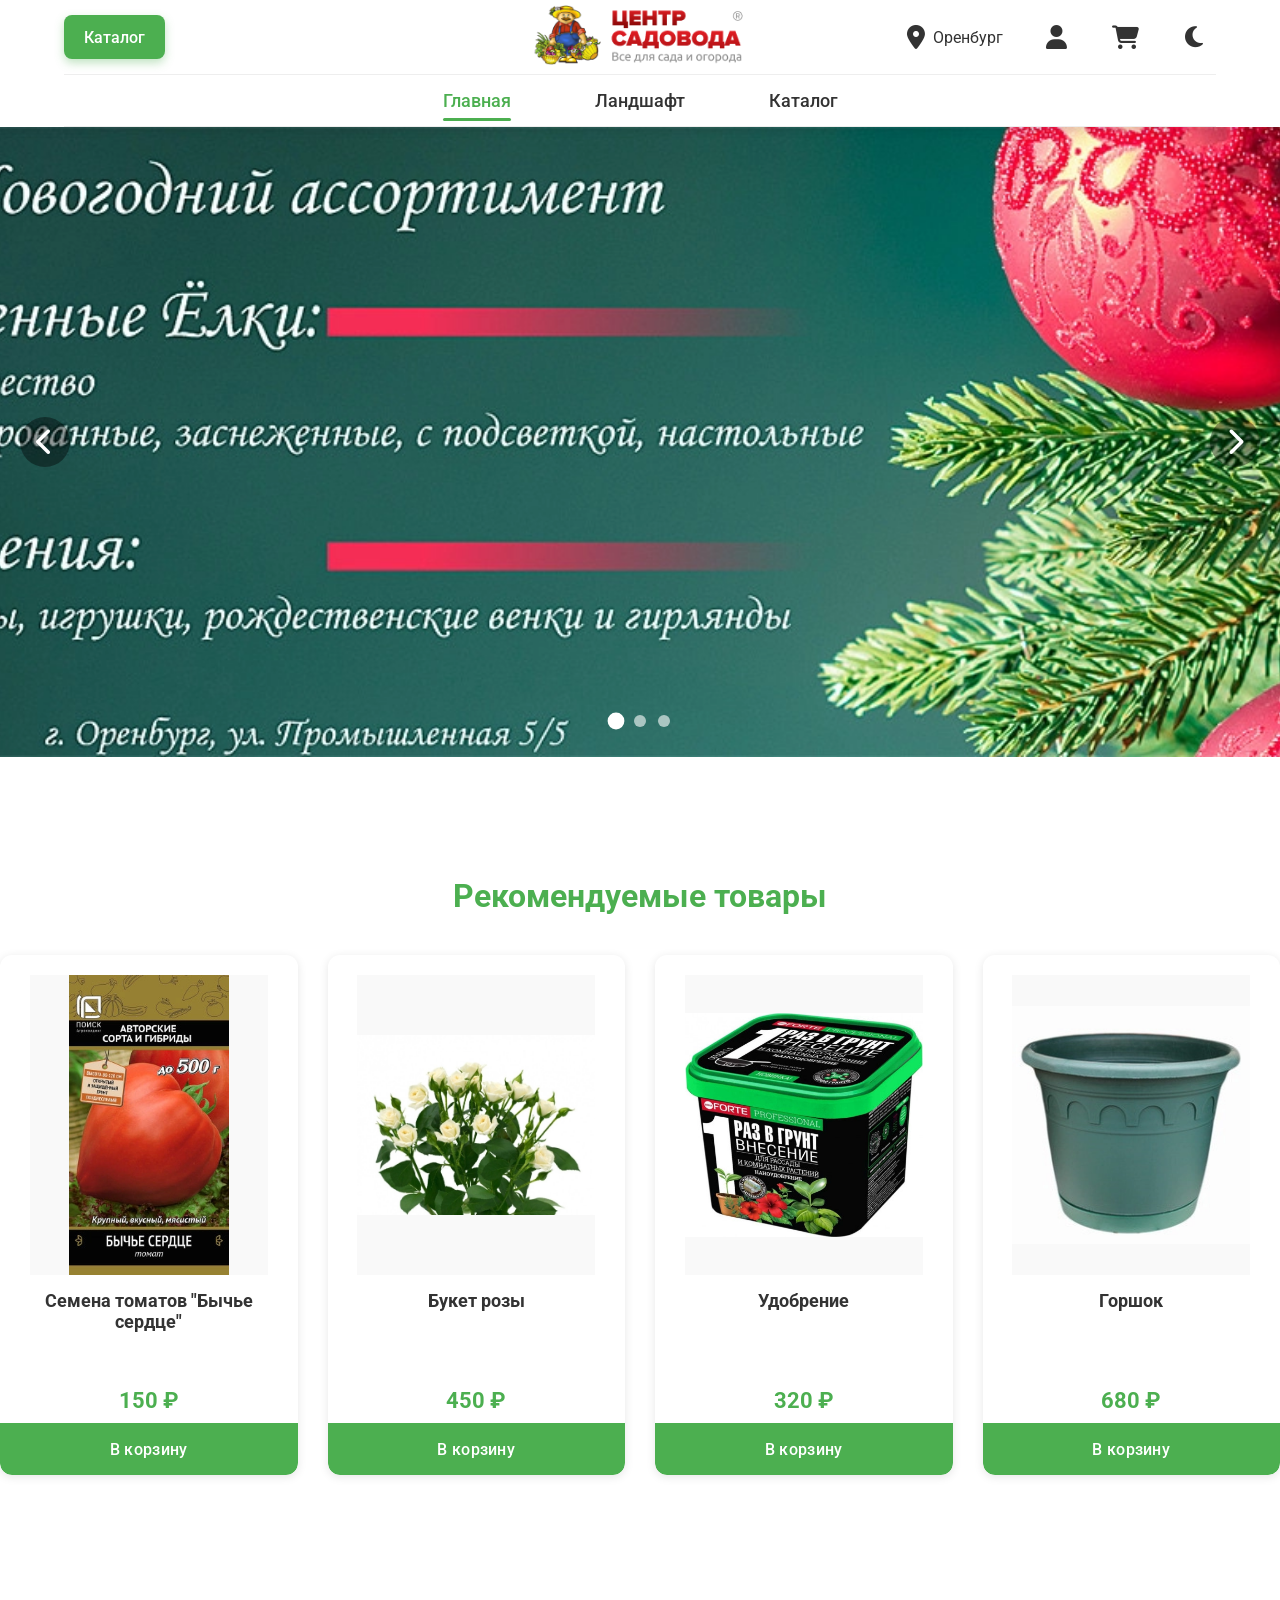
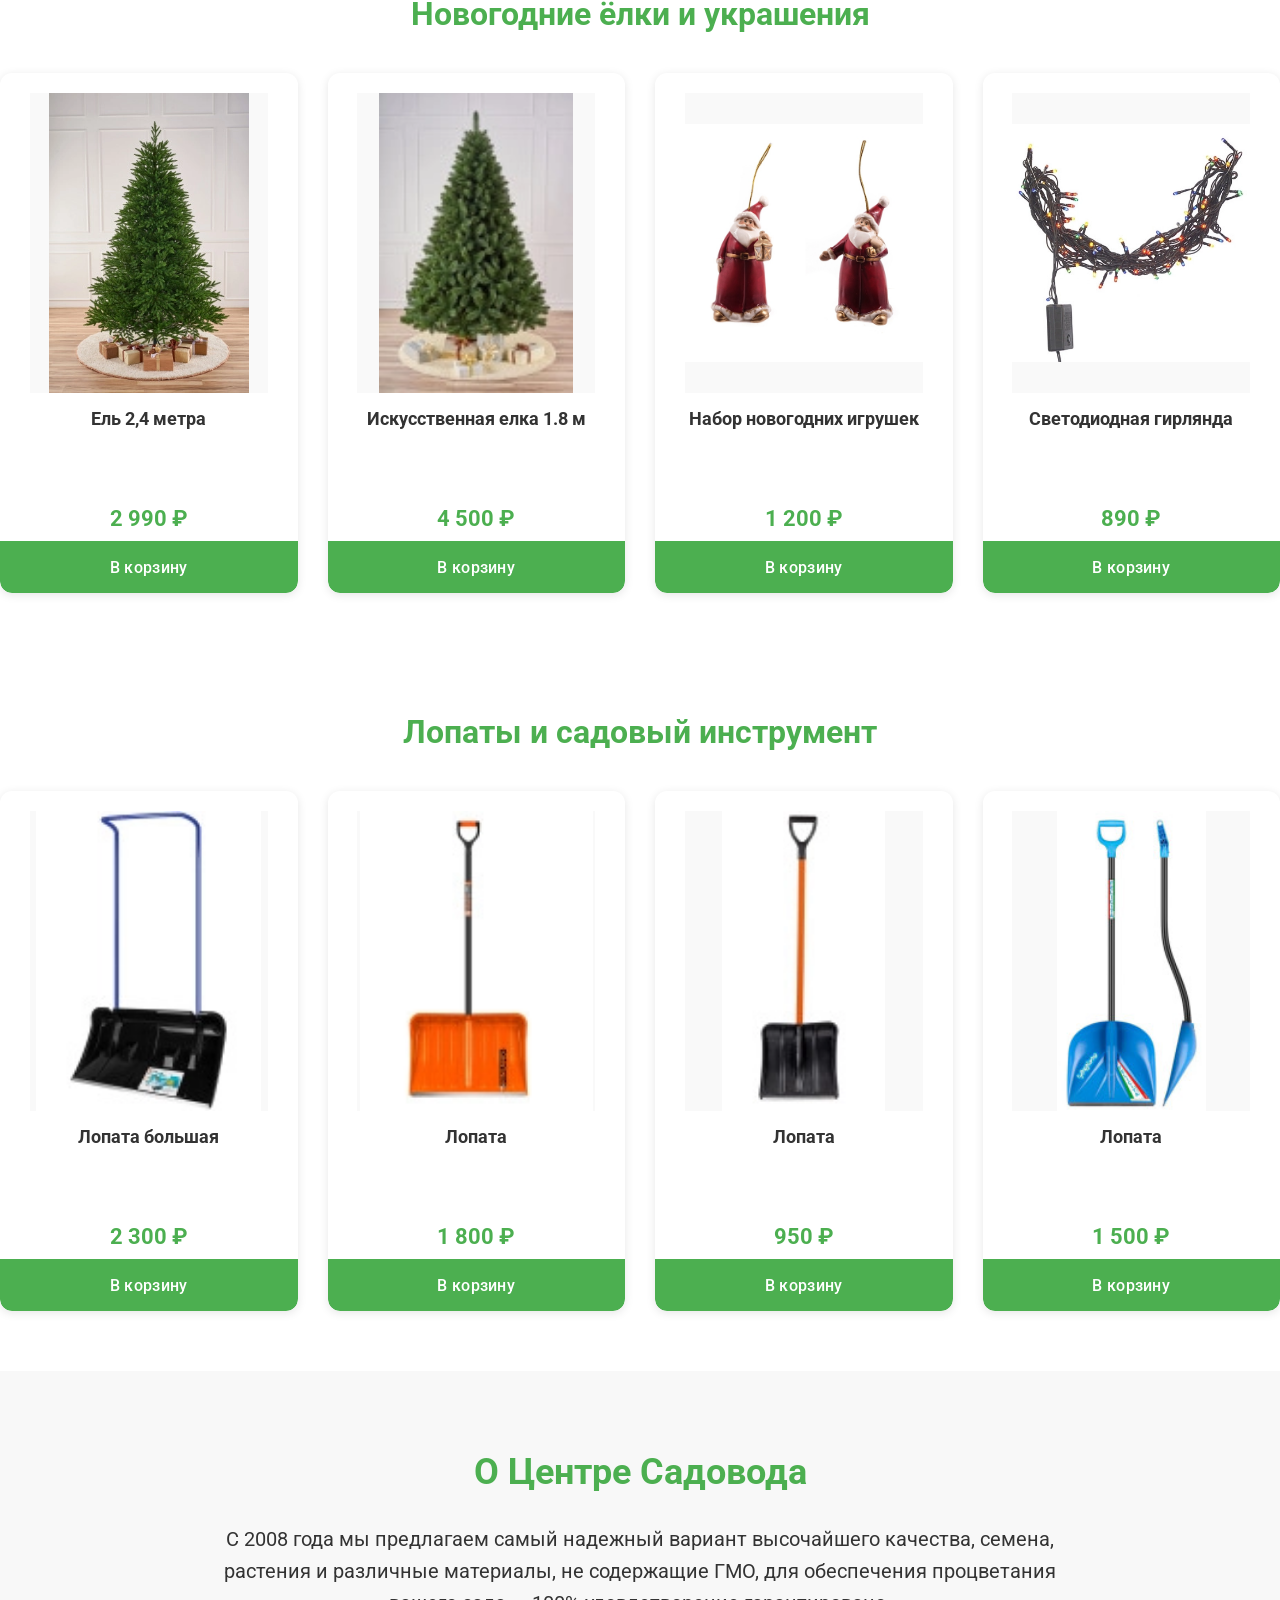
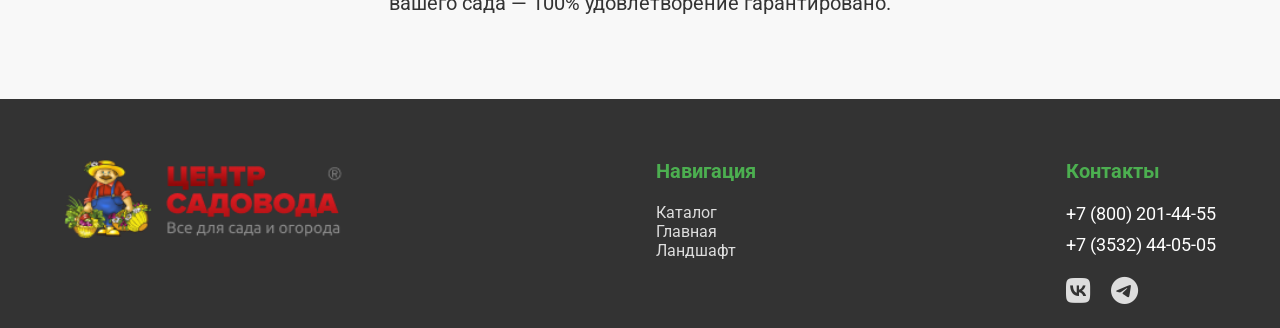
<file: site sad/index.html>
<!DOCTYPE html>
<html lang="ru">
<head>
    <meta charset="UTF-8">
    <meta name="viewport" content="width=device-width, initial-scale=1.0">
    <title>Центр Садовода</title>
    <link rel="stylesheet" href="style.css">
    <link href="https://fonts.googleapis.com/css2?family=Roboto:wght@400;500;700&display=swap" rel="stylesheet">
    <link rel="stylesheet" href="https://cdnjs.cloudflare.com/ajax/libs/font-awesome/6.5.0/css/all.min.css">
</head>
<body>

<header>
    <div class="top-bar">
        <a href="catalog.html" class="catalog-btn">Каталог</a>
        <button class="burger-menu" aria-label="Открыть меню">
            <i class="fas fa-bars"></i>
        </button>
        <div class="logo">
            <img src="gnom.png" alt="Центр Садовода" class="logo-img">
        </div>

        <div class="icons">
            <div class="icon" id="city-trigger">
                <i class="fas fa-map-marker-alt"></i>
                <span class="city-name">Оренбург</span>
            </div>
            <a href="#" class="icon" aria-label="Войти или зарегистрироваться">
                <i class="fas fa-user"></i></a>
            <a href="cart.html" class="icon cart-icon" aria-label="Корзина">
                <i class="fas fa-shopping-cart"></i></a>
            <div class="icon" id="theme-toggle">
                <i class="fas fa-moon"></i>
            </div>
        </div>
    </div>
    <div class="divider"></div>
    <nav class="main-menu">
    <a href="index.html">Главная</a>
    <a href="landscape.html">Ландшафт</a>
    <a href="catalog.html">Каталог</a>
</nav>

    <div class="divider"></div>
</header>

    <section class="slider">
        <div class="slide active">
            <img src="слайдер1.webp" alt="Слайд 1" class="slide-img">
            <div class="slide-content"></div>
        </div>

        <div class="slide">
            <img src="слайдер2.webp" alt="Слайд 2" class="slide-img">
            <div class="slide-content"></div>
        </div>

        <div class="slide">
            <img src="слайдер3.webp" alt="Слайд 3" class="slide-img">
            <div class="slide-content"></div>
        </div>

        <button class="slider-prev" aria-label="Предыдущий">
            <i class="fas fa-chevron-left"></i>
        </button>
        <button class="slider-next" aria-label="Следующий">
            <i class="fas fa-chevron-right"></i>
        </button>

        <div class="slider-dots">
            <span class="dot active" data-slide="0"></span>
            <span class="dot" data-slide="1"></span>
            <span class="dot" data-slide="2"></span>
        </div>
    </section>

    <section class="container products-section">
        <h2 class="section-title">Рекомендуемые товары</h2>
        <div class="products-grid">
            <div class="product-card">
                <img src="бычье сердце.webp" alt="Семена томатов">
                <h3>Семена томатов "Бычье сердце"</h3>
                <p class="price">150 ₽</p>
                <button class="add-to-cart">В корзину</button>
            </div>
            <div class="product-card">
                <img src="букер розы.webp" alt="Букет розы">
                <h3>Букет розы</h3>
                <p class="price">450 ₽</p>
                <button class="add-to-cart">В корзину</button>
            </div>
            <div class="product-card">
                <img src="удобрение.webp" alt="Удобрение">
                <h3>Удобрение</h3>
                <p class="price">320 ₽</p>
                <button class="add-to-cart">В корзину</button>
            </div>
            <div class="product-card">
                <img src="горшок.webp" alt="Горшок">
                <h3>Горшок</h3>
                <p class="price">680 ₽</p>
                <button class="add-to-cart">В корзину</button>
            </div>
        </div>
    </section>

<section class="container products-section">
    <h2 class="section-title">Новогодние ёлки и украшения</h2>
    <div class="products-grid">
        <div class="product-card">
            <img src="ель2,5.webp" alt="Ель 2,4 метра">
            <h3>Ель 2,4 метра</h3>
            <p class="price">2 990 ₽</p>
            <button class="add-to-cart">В корзину</button>
        </div>
        <div class="product-card">
            <img src="елка1,8.webp" alt="Искусственная елка 1.8 м">
            <h3>Искусственная елка 1.8 м</h3>
            <p class="price">4 500 ₽</p>
            <button class="add-to-cart">В корзину</button>
        </div>
        <div class="product-card">
            <img src="набор игрушек.jpg" alt="Набор новогодних игрушек">
            <h3>Набор новогодних игрушек</h3>
            <p class="price">1 200 ₽</p>
            <button class="add-to-cart">В корзину</button>
        </div>
        <div class="product-card">
            <img src="гирлянда.webp" alt="Светодиодная гирлянда">
            <h3>Светодиодная гирлянда</h3>
            <p class="price">890 ₽</p>
            <button class="add-to-cart">В корзину</button>
        </div>
    </div>
</section>

<section class="container products-section">
    <h2 class="section-title">Лопаты и садовый инструмент</h2>
    <div class="products-grid">
        <div class="product-card">
            <img src="лопата1.webp" alt="Лопата">
            <h3>Лопата большая</h3>
            <p class="price">2 300 ₽</p>
            <button class="add-to-cart">В корзину</button>
        </div>
        <div class="product-card">
            <img src="лопата2.webp" alt="Лопата">
            <h3>Лопата</h3>
            <p class="price">1 800 ₽</p>
            <button class="add-to-cart">В корзину</button>
        </div>
        <div class="product-card">
            <img src="лопата3.webp" alt="Лопата">
            <h3>Лопата</h3>
            <p class="price">950 ₽</p>
            <button class="add-to-cart">В корзину</button>
        </div>
        <div class="product-card">
            <img src="лопата4.jpg" alt="Лопата">
            <h3>Лопата</h3>
            <p class="price">1 500 ₽</p>
            <button class="add-to-cart">В корзину</button>
        </div>
    </div>
</section>

    <section class="about-section">
        <div class="container">
            <h2>О Центре Садовода</h2>
            <p>
                С 2008 года мы предлагаем самый надежный вариант высочайшего качества, семена, растения и различные материалы, 
                не содержащие ГМО, для обеспечения процветания вашего сада — 100% удовлетворение гарантировано.
            </p>
        </div>
    </section>

    <footer>
        <div class="container footer-content">
            <div class="footer-logo">
                <img src="gnom.png" alt="Центр Садовода" class="logo-img">
            </div>

            <div class="footer-nav">
                <h4>Навигация</h4>
                <ul>
                    <li><a href="catalog.html">Каталог</a></li>
                    <li><a href="index.html">Главная</a></li>
                    <li><a href="landscape.html">Ландшафт</a></li>
                </ul>
            </div>

            <div class="footer-contact">
                <h4>Контакты</h4>
                <p class="phone">+7 (800) 201-44-55</p>
                <p class="phone">+7 (3532) 44-05-05</p>
                <div class="social-icons">
                    <a href="#" aria-label="VK"><i class="fab fa-vk"></i></a>
                    <a href="#" aria-label="Telegram"><i class="fab fa-telegram-plane"></i></a>
                </div>
            </div>
        </div>

    </footer>

<div class="modal" id="city-modal">
    <div class="modal-content">
        <span class="close">&times;</span>
        <h3>Выберите город</h3>
        <ul class="city-list">
            <li data-city="Оренбург">Оренбург</li>
            <li data-city="Орск">Орск</li>
            <li data-city="Уфа">Уфа</li>
            <li data-city="Саракташ">Саракташ</li>
            <li data-city="Бузулук">Бузулук</li>
        </ul>
    </div>
</div>

    <button class="scroll-top" id="scroll-top">
        <i class="fas fa-arrow-up"></i>
    </button>

<div class="modal profile-modal" id="profile-modal">
    <div class="modal-content profile-content">
        <span class="close profile-close">&times;</span>

        <div class="profile-tabs">
            <button class="tab-btn active" data-tab="login">Вход</button>
            <button class="tab-btn" data-tab="register">Регистрация</button>
        </div>

        <form id="login-form" class="profile-form active">
            <h2>Вход</h2>
            <div class="form-group">
                <label for="login-email">Email</label>
                <input type="email" id="login-email" required placeholder="example@mail.ru">
                <span class="error"></span>
            </div>
            <div class="form-group">
                <label for="login-password">Пароль</label>
                <input type="password" id="login-password" required placeholder="минимум 6 символов">
                <span class="error"></span>
            </div>
            <button type="submit" class="submit-btn">Войти</button>
            <p class="switch-tab">Нет аккаунта? <span data-tab="register">Зарегистрироваться</span></p>
        </form>

        <form id="register-form" class="profile-form">
            <h2>Регистрация</h2>
            <div class="form-group">
                <label for="reg-name">Имя</label>
                <input type="text" id="reg-name" required placeholder="Ваше имя">
                <span class="error"></span>
            </div>
            <div class="form-group">
                <label for="reg-email">Email</label>
                <input type="email" id="reg-email" required placeholder="example@mail.ru">
                <span class="error"></span>
            </div>
            <div class="form-group">
                <label for="reg-password">Пароль</label>
                <input type="password" id="reg-password" required placeholder="минимум 6 символов">
                <span class="error"></span>
            </div>
            <div class="form-group">
                <label for="reg-password-confirm">Повторите пароль</label>
                <input type="password" id="reg-password-confirm" required placeholder="Повторите пароль">
                <span class="error"></span>
            </div>
            <button type="submit" class="submit-btn">Зарегистрироваться</button>
            <p class="switch-tab">Уже есть аккаунт? <span data-tab="login">Войти</span></p>
        </form>
    </div>
</div>

    <script src="script.js"></script>
</body>
</html>
</file>
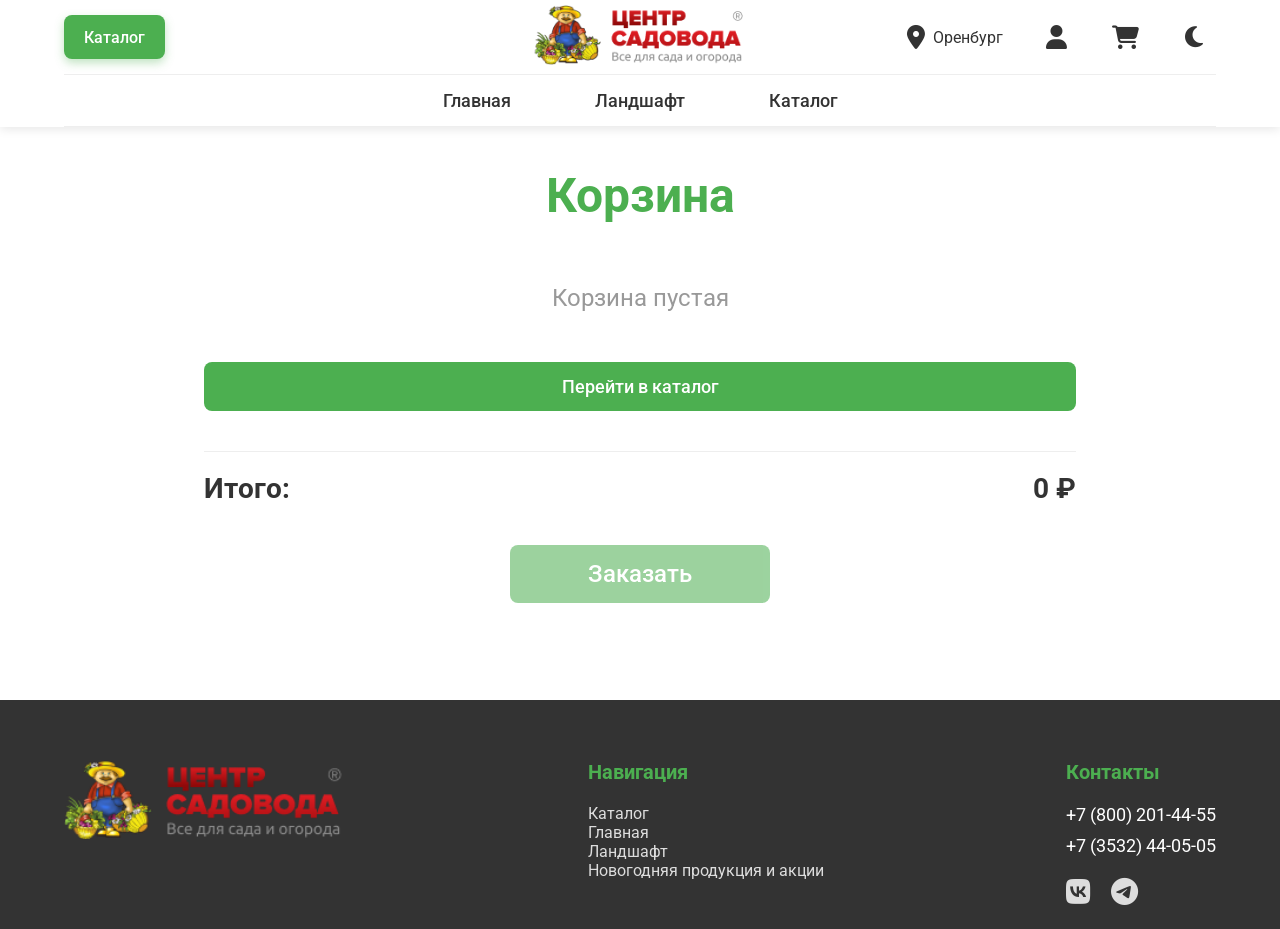
<file: site sad/cart.html>
<!DOCTYPE html>
<html lang="ru">
<head>
    <meta charset="UTF-8">
    <meta name="viewport" content="width=device-width, initial-scale=1.0">
    <title>Корзина — Центр Садовода</title>
    <link rel="stylesheet" href="style.css">
    <link rel="stylesheet" href="cart.css">
    <link href="https://fonts.googleapis.com/css2?family=Roboto:wght@400;500;700&display=swap" rel="stylesheet">
    <link rel="stylesheet" href="https://cdnjs.cloudflare.com/ajax/libs/font-awesome/6.5.0/css/all.min.css">
</head>
<body>
    <header>
        <div class="top-bar">
            <a href="catalog.html" class="catalog-btn">Каталог</a>

            <button class="burger-menu" aria-label="Открыть меню">
                <i class="fas fa-bars"></i>
            </button>

            <div class="logo">
                <img src="gnom.png" alt="Центр Садовода" class="logo-img">
            </div>

            <div class="icons">
                <div class="icon" id="city-trigger">
                    <i class="fas fa-map-marker-alt"></i>
                    <span class="city-name">Оренбург</span>
                </div>

                <a href="#" class="icon" aria-label="Войти или зарегистрироваться">
                    <i class="fas fa-user"></i>
                </a>

                <a href="cart.html" class="icon cart-icon" aria-label="Корзина">
                    <i class="fas fa-shopping-cart"></i>
                    <span class="cart-count">0</span>
                </a>

                <div class="icon" id="theme-toggle">
                    <i class="fas fa-moon"></i>
                </div>
            </div>
        </div>

        <div class="divider"></div>

        <nav class="main-menu">
    <a href="index.html">Главная</a>
    <a href="landscape.html">Ландшафт</a>
    <a href="catalog.html">Каталог</a>
</nav>

        <div class="divider"></div>
    </header>

    <main class="cart-main">
        <div class="container cart-container">
            <h2 class="cart-title">Корзина</h2>
            <div class="cart-items" id="cart-items">
            </div>
            <div class="cart-total">
                <span>Итого:</span>
                <span id="cart-total-price">0 ₽</span>
            </div>
            <button class="order-btn" id="order-btn">Заказать</button>
        </div>
    </main>

    <footer>
        <div class="container footer-content">
            <div class="footer-logo">
                <img src="gnom.png" alt="Центр Садовода" class="logo-img">
            </div>

            <div class="footer-nav">
                <h4>Навигация</h4>
                <ul>
                    <li><a href="catalog.html">Каталог</a></li>
                    <li><a href="index.html">Главная</a></li>
                    <li><a href="landscape.html">Ландшафт</a></li>
                    <li><a href="catalog.html#newyear">Новогодняя продукция и акции</a></li>
                </ul>
            </div>

            <div class="footer-contact">
                <h4>Контакты</h4>
                <p class="phone">+7 (800) 201-44-55</p>
                <p class="phone">+7 (3532) 44-05-05</p>
                <div class="social-icons">
                    <a href="#" aria-label="VK"><i class="fab fa-vk"></i></a>
                    <a href="#" aria-label="Telegram"><i class="fab fa-telegram-plane"></i></a>
                </div>
            </div>
        </div>
    </footer>

    <button class="scroll-top" id="scroll-top">
        <i class="fas fa-arrow-up"></i>
    </button>

<div class="modal profile-modal" id="profile-modal">
    <div class="modal-content profile-content">
        <span class="close profile-close">&times;</span>

        <div class="profile-tabs">
            <button class="tab-btn active" data-tab="login">Вход</button>
            <button class="tab-btn" data-tab="register">Регистрация</button>
        </div>

        <form id="login-form" class="profile-form active">
            <h2>Вход</h2>
            <div class="form-group">
                <label for="login-email">Email</label>
                <input type="email" id="login-email" required>
                <span class="error"></span>
            </div>
            <div class="form-group">
                <label for="login-password">Пароль</label>
                <input type="password" id="login-password" required>
                <span class="error"></span>
            </div>
            <button type="submit" class="submit-btn">Войти</button>
        </form>

        <form id="register-form" class="profile-form">
            <h2>Регистрация</h2>
            <div class="form-group">
                <label for="reg-name">Имя</label>
                <input type="text" id="reg-name" required>
                <span class="error"></span>
            </div>
            <div class="form-group">
                <label for="reg-email">Email</label>
                <input type="email" id="reg-email" required>
                <span class="error"></span>
            </div>
            <div class="form-group">
                <label for="reg-password">Пароль</label>
                <input type="password" id="reg-password" required>
                <span class="error"></span>
            </div>
            <div class="form-group">
                <label for="reg-password-confirm">Повторите пароль</label>
                <input type="password" id="reg-password-confirm" required>
                <span class="error"></span>
            </div>
            <button type="submit" class="submit-btn">Зарегистрироваться</button>
        </form>
    </div>
</div>

    <div class="modal" id="city-modal">
        <div class="modal-content">
            <span class="close">&times;</span>
            <h3>Выберите город</h3>
            <ul class="city-list">
                <li data-city="Оренбург">Оренбург</li>
                <li data-city="Орск">Орск</li>
                <li data-city="Уфа">Уфа</li>
                <li data-city="Саракташ">Саракташ</li>
                <li data-city="Бузулук">Бузулук</li>
            </ul>
        </div>
    </div>

    <script src="script.js"></script>
</body>
</html>
</file>
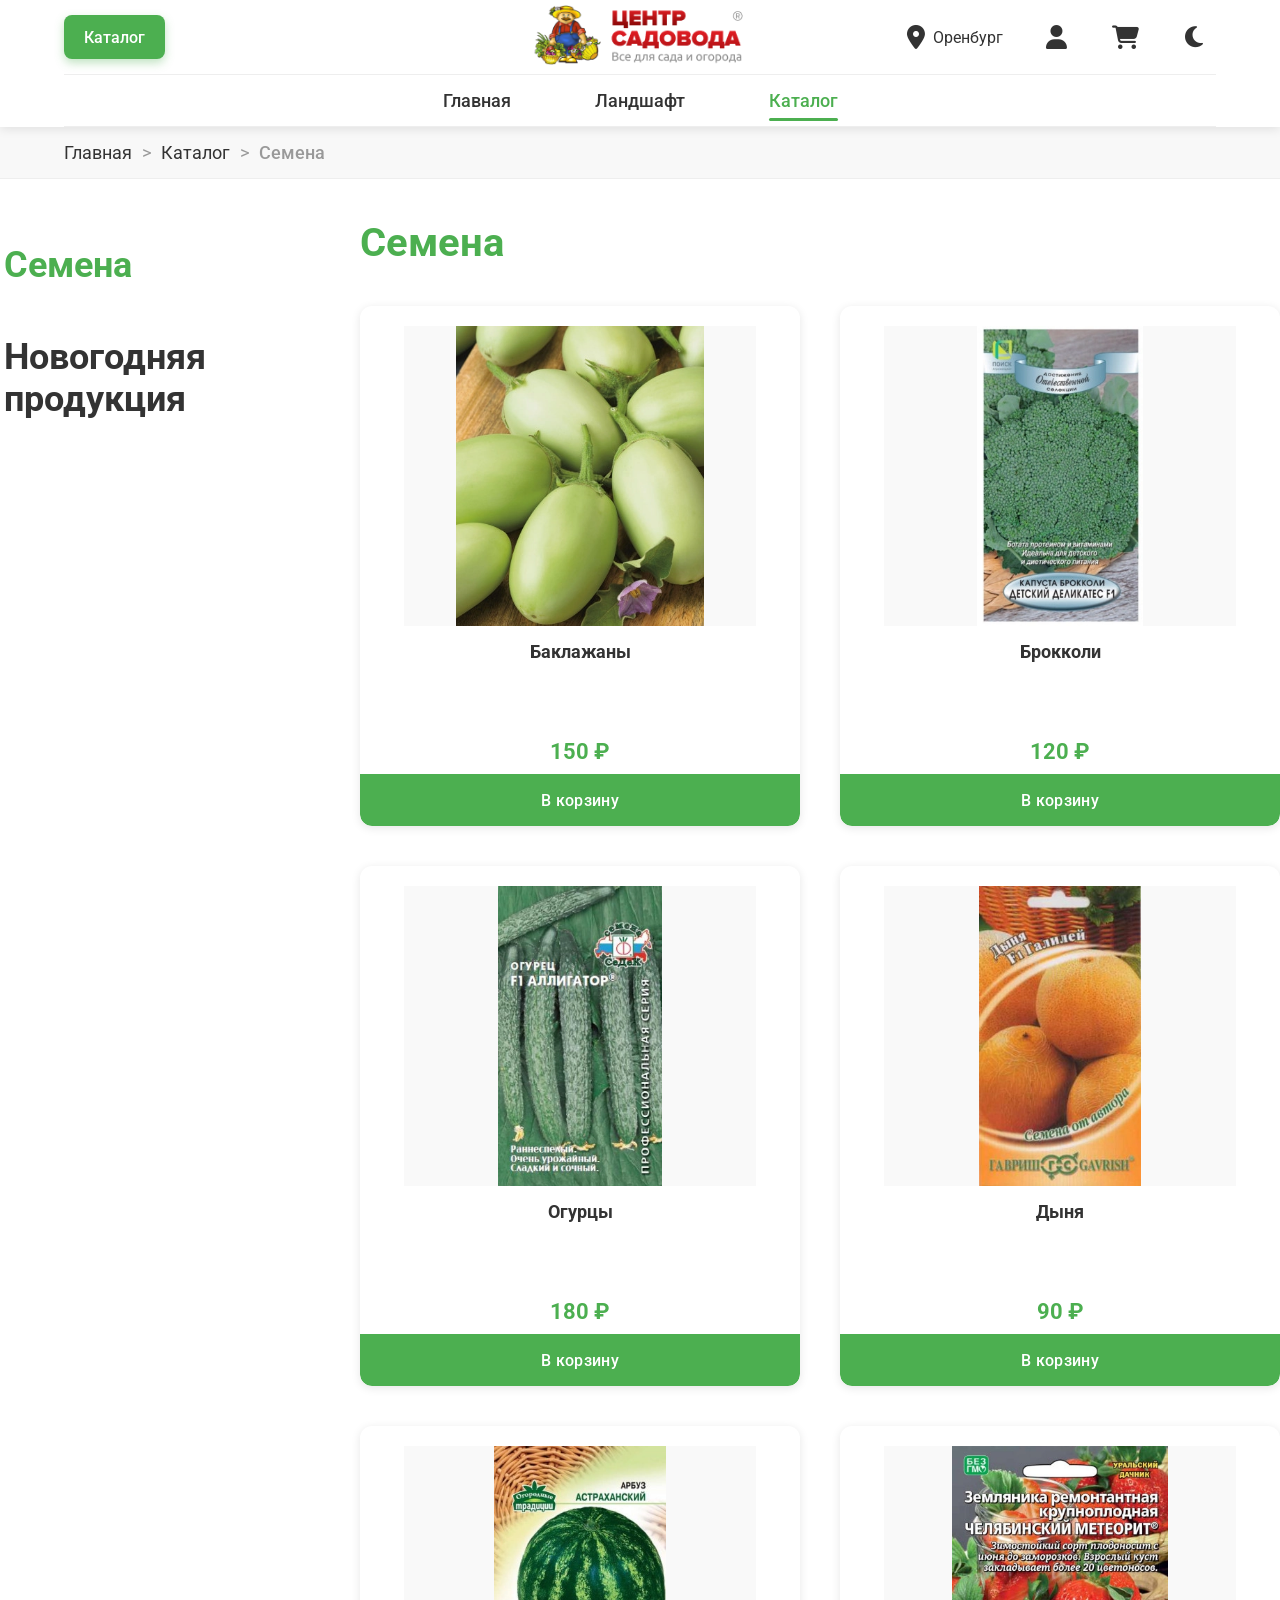
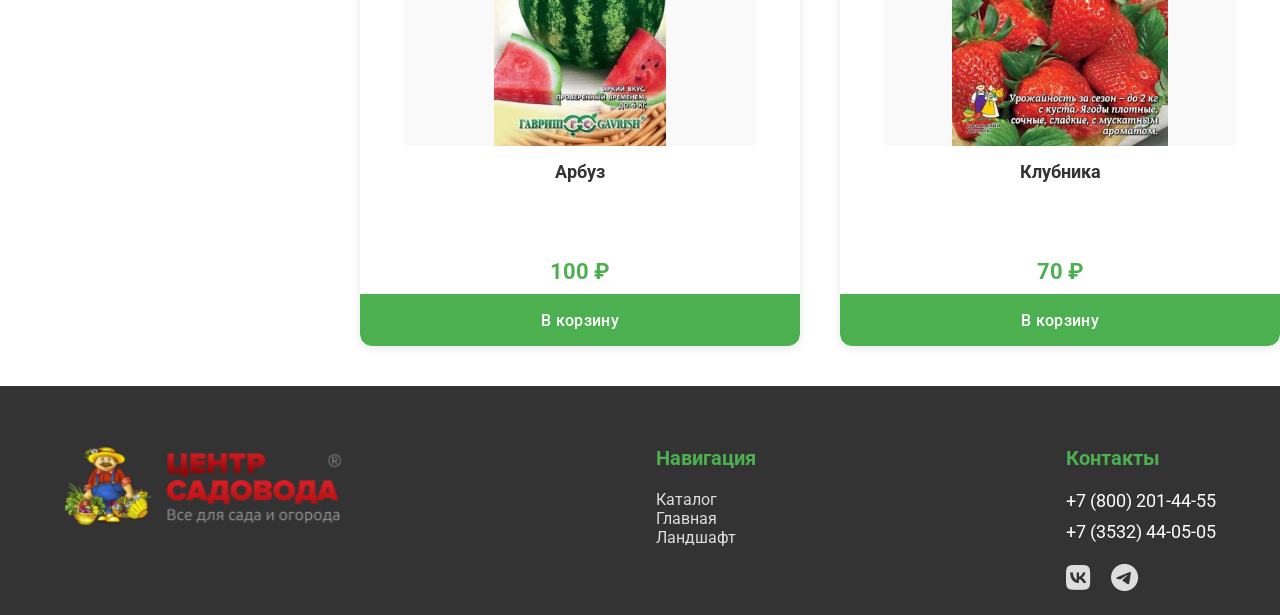
<file: site sad/catalog.html>
<!DOCTYPE html>
<html lang="ru">
<head>
    <meta charset="UTF-8">
    <meta name="viewport" content="width=device-width, initial-scale=1.0">
    <title>Каталог — Центр Садовода</title>
    <link rel="stylesheet" href="style.css">
    <link rel="stylesheet" href="catalog.css">
    <link href="https://fonts.googleapis.com/css2?family=Roboto:wght@400;500;700&display=swap" rel="stylesheet">
    <link rel="stylesheet" href="https://cdnjs.cloudflare.com/ajax/libs/font-awesome/6.5.0/css/all.min.css">
</head>
<body>
    <header>
        <div class="top-bar">
            <a href="catalog.html" class="catalog-btn">Каталог</a>

            <button class="burger-menu" aria-label="Открыть меню">
                <i class="fas fa-bars"></i>
            </button>

            <div class="logo">
                <img src="gnom.png" alt="Центр Садовода" class="logo-img">
            </div>

            <div class="icons">
                <div class="icon" id="city-trigger">
                    <i class="fas fa-map-marker-alt"></i>
                    <span class="city-name">Оренбург</span>
                </div>

                <a href="#" class="icon" aria-label="Войти или зарегистрироваться">
                    <i class="fas fa-user"></i>
                </a>

                <a href="cart.html" class="icon cart-icon" aria-label="Корзина">
                    <i class="fas fa-shopping-cart"></i>
                </a>

                <div class="icon" id="theme-toggle">
                    <i class="fas fa-moon"></i>
                </div>
            </div>
        </div>

        <div class="divider"></div>

        <nav class="main-menu">
    <a href="index.html">Главная</a>
    <a href="landscape.html">Ландшафт</a>
    <a href="catalog.html">Каталог</a>
</nav>

        <div class="divider"></div>
    </header>

    <div class="breadcrumbs">
        <div class="container">
            <a href="index.html">Главная</a>
            <span>></span>
            <a href="catalog.html">Каталог</a>
            <span>></span>
            <span class="current-category">Семена</span>
        </div>
    </div>

    <main class="catalog-layout">
        <div class="container catalog-container">

            <div class="catalog-left-menu">
                <button class="catalog-left-btn active" data-category="semena">Семена</button>
                <button class="catalog-left-btn" data-category="newyear">Новогодняя продукция</button>
            </div>

            <div class="catalog-products">
                <div class="category-block active" id="semena">
                    <h2 class="category-title">Семена</h2>
                    <div class="products-grid">
                        <div class="product-card">
                            <img src="баклажаны.webp" alt="Баклажаны">
                            <h3>Баклажаны</h3>
                            <p class="price">150 ₽</p>
                            <button class="add-to-cart">В корзину</button>
                        </div>
                        <div class="product-card">
                            <img src="брокколи.webp" alt="Брокколи">
                            <h3>Брокколи</h3>
                            <p class="price">120 ₽</p>
                            <button class="add-to-cart">В корзину</button>
                        </div>
                        <div class="product-card">
                            <img src="огурец.webp" alt="Огурцы">
                            <h3>Огурцы</h3>
                            <p class="price">180 ₽</p>
                            <button class="add-to-cart">В корзину</button>
                        </div>
                        <div class="product-card">
                            <img src="дыня.webp" alt="Дыня">
                            <h3>Дыня</h3>
                            <p class="price">90 ₽</p>
                            <button class="add-to-cart">В корзину</button>
                        </div>
                        <div class="product-card">
                            <img src="арбуз.webp" alt="Арбуз">
                            <h3>Арбуз</h3>
                            <p class="price">100 ₽</p>
                            <button class="add-to-cart">В корзину</button>
                        </div>
                        <div class="product-card">
                            <img src="клубника.webp" alt="Клубника">
                            <h3>Клубника</h3>
                            <p class="price">70 ₽</p>
                            <button class="add-to-cart">В корзину</button>
                        </div>
                    </div>
                </div>

                <div class="category-block" id="newyear">
                    <h2 class="category-title">Новогодняя продукция</h2>
                    <div class="products-grid">
                        <div class="product-card">
                            <img src="пр1.webp" alt="Новогодние игрушки">
                            <h3>Новогодние игрушки</h3>
                            <p class="price">790 ₽</p>
                            <button class="add-to-cart">В корзину</button>
                        </div>
                        <div class="product-card">
                            <img src="пр2.webp" alt="Новогодняя игрушка">
                            <h3>Новогодняя игрушка</h3>
                            <p class="price">550 ₽</p>
                            <button class="add-to-cart">В корзину</button>
                        </div>
                        <div class="product-card">
                            <img src="пр3.jpg" alt="Игрушки зайчики">
                            <h3>Игрушки зайчики</h3>
                            <p class="price">2 990 ₽</p>
                            <button class="add-to-cart">В корзину</button>
                        </div>
                        <div class="product-card">
                            <img src="пр5.webp" alt="Новогодняя игрушка">
                            <h3>Новогодняя игрушка</h3>
                            <p class="price">490 ₽</p>
                            <button class="add-to-cart">В корзину</button>
                        </div>
                        <div class="product-card">
                            <img src="пр4.webp" alt="Игрушки гномы">
                            <h3>Игрушки гномы</h3>
                            <p class="price">1 200 ₽</p>
                            <button class="add-to-cart">В корзину</button>
                        </div>
                        <div class="product-card">
                            <img src="пр6.webp" alt="Новогодняя игрушка">
                            <h3>Новогодняя игрушка</h3>
                            <p class="price">390 ₽</p>
                            <button class="add-to-cart">В корзину</button>
                        </div>
                    </div>
                </div>
            </div>
        </div>
    </main>

    <footer>
        <div class="container footer-content">
            <div class="footer-logo">
                <img src="gnom.png" alt="Центр Садовода" class="logo-img">
            </div>

            <div class="footer-nav">
                <h4>Навигация</h4>
                <ul>
                    <li><a href="catalog.html">Каталог</a></li>
                    <li><a href="index.html">Главная</a></li>
                    <li><a href="landscape.html">Ландшафт</a></li>
                </ul>
            </div>

            <div class="footer-contact">
                <h4>Контакты</h4>
                <p class="phone">+7 (800) 201-44-55</p>
                <p class="phone">+7 (3532) 44-05-05</p>
                <div class="social-icons">
                    <a href="#" aria-label="VK"><i class="fab fa-vk"></i></a>
                    <a href="#" aria-label="Telegram"><i class="fab fa-telegram-plane"></i></a>
                </div>
            </div>
        </div>
    </footer>

    <button class="scroll-top" id="scroll-top">
        <i class="fas fa-arrow-up"></i>
    </button>

        <div class="modal" id="city-modal">
        <div class="modal-content">
            <span class="close">&times;</span>
            <h3>Выберите город</h3>
            <ul class="city-list">
                <li data-city="Оренбург">Оренбург</li>
                <li data-city="Орск">Орск</li>
                <li data-city="Уфа">Уфа</li>
                <li data-city="Саракташ">Саракташ</li>
                <li data-city="Бузулук">Бузулук</li>
            </ul>
        </div>
    </div>

<div class="modal profile-modal" id="profile-modal">
    <div class="modal-content profile-content">
        <span class="close profile-close">&times;</span>

        <div class="profile-tabs">
            <button class="tab-btn active" data-tab="login">Вход</button>
            <button class="tab-btn" data-tab="register">Регистрация</button>
        </div>

        <form id="login-form" class="profile-form active">
            <h2>Вход</h2>
            <div class="form-group">
                <label for="login-email">Email</label>
                <input type="email" id="login-email" required>
                <span class="error"></span>
            </div>
            <div class="form-group">
                <label for="login-password">Пароль</label>
                <input type="password" id="login-password" required>
                <span class="error"></span>
            </div>
            <button type="submit" class="submit-btn">Войти</button>
        </form>

        <form id="register-form" class="profile-form">
            <h2>Регистрация</h2>
            <div class="form-group">
                <label for="reg-name">Имя</label>
                <input type="text" id="reg-name" required>
                <span class="error"></span>
            </div>
            <div class="form-group">
                <label for="reg-email">Email</label>
                <input type="email" id="reg-email" required>
                <span class="error"></span>
            </div>
            <div class="form-group">
                <label for="reg-password">Пароль</label>
                <input type="password" id="reg-password" required>
                <span class="error"></span>
            </div>
            <div class="form-group">
                <label for="reg-password-confirm">Повторите пароль</label>
                <input type="password" id="reg-password-confirm" required>
                <span class="error"></span>
            </div>
            <button type="submit" class="submit-btn">Зарегистрироваться</button>
        </form>
    </div>
</div>
    
    <script src="script.js"></script>
</body>
</html>
</file>
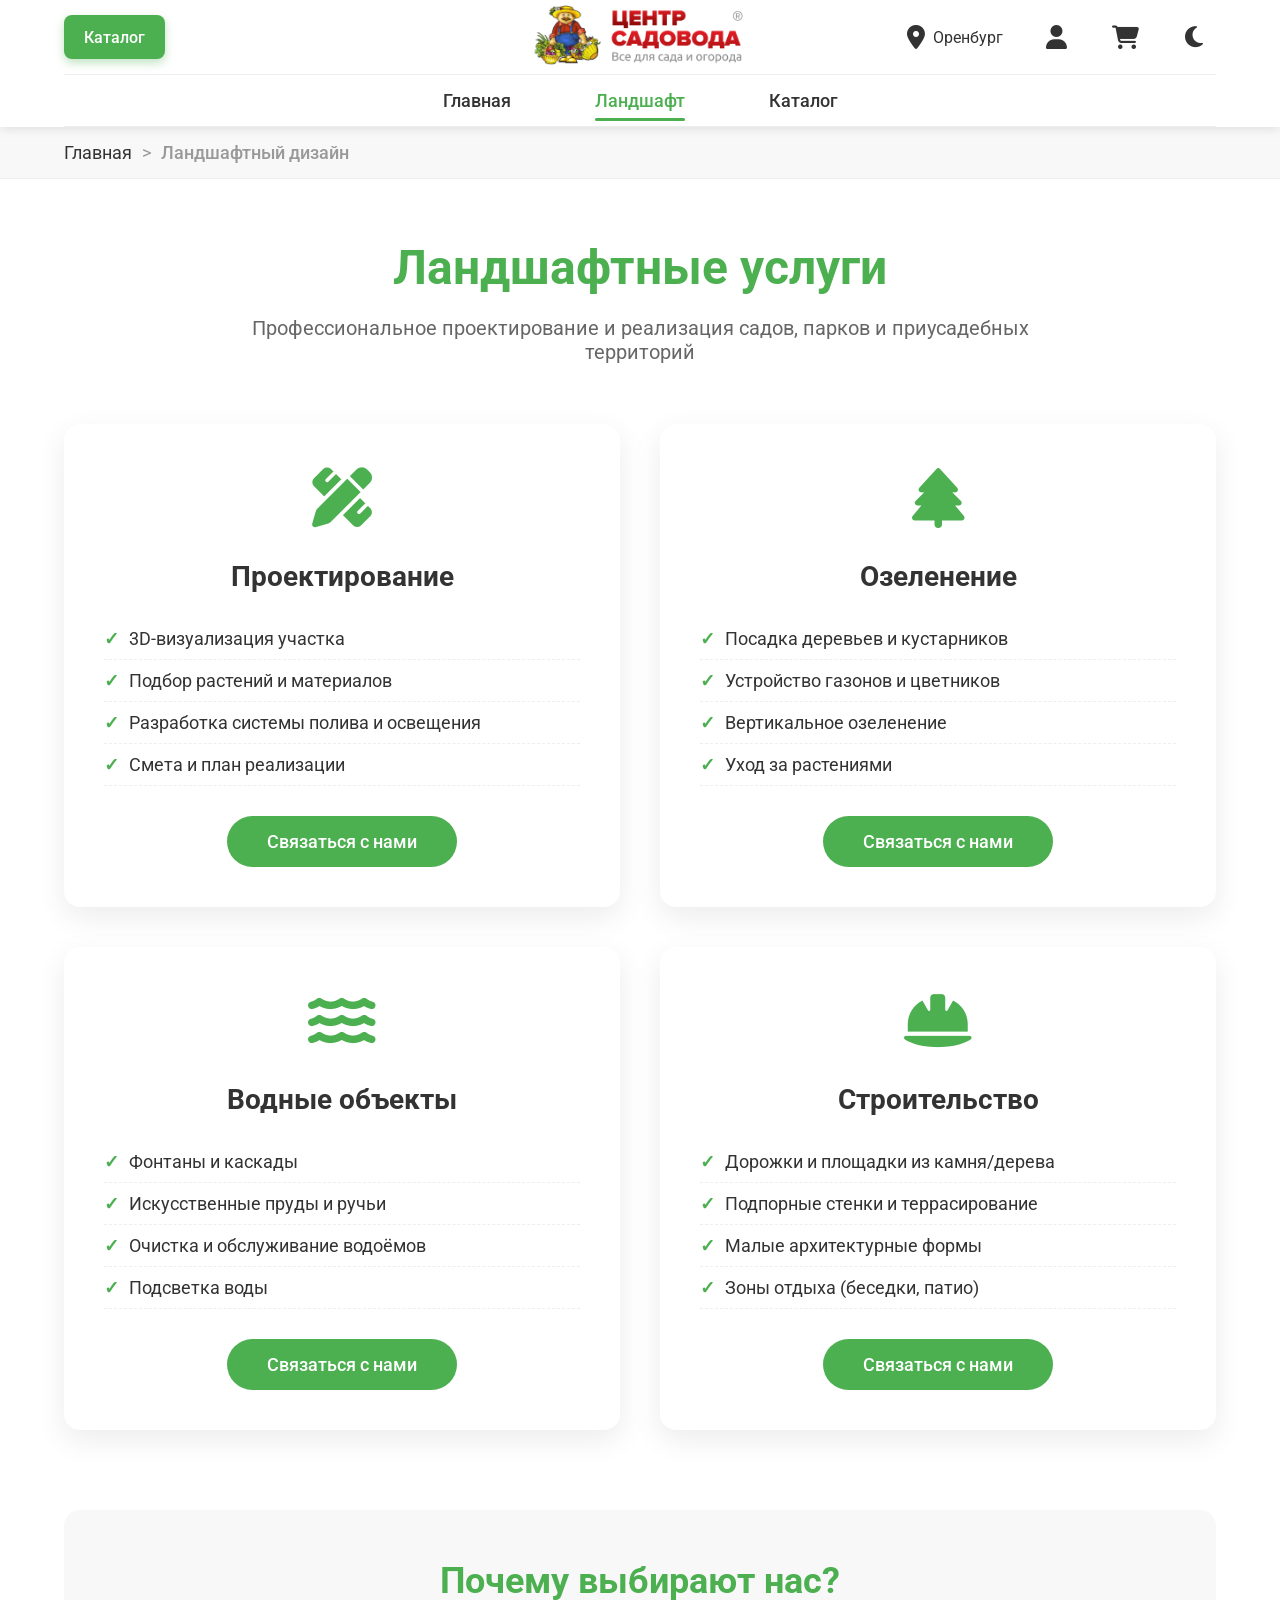
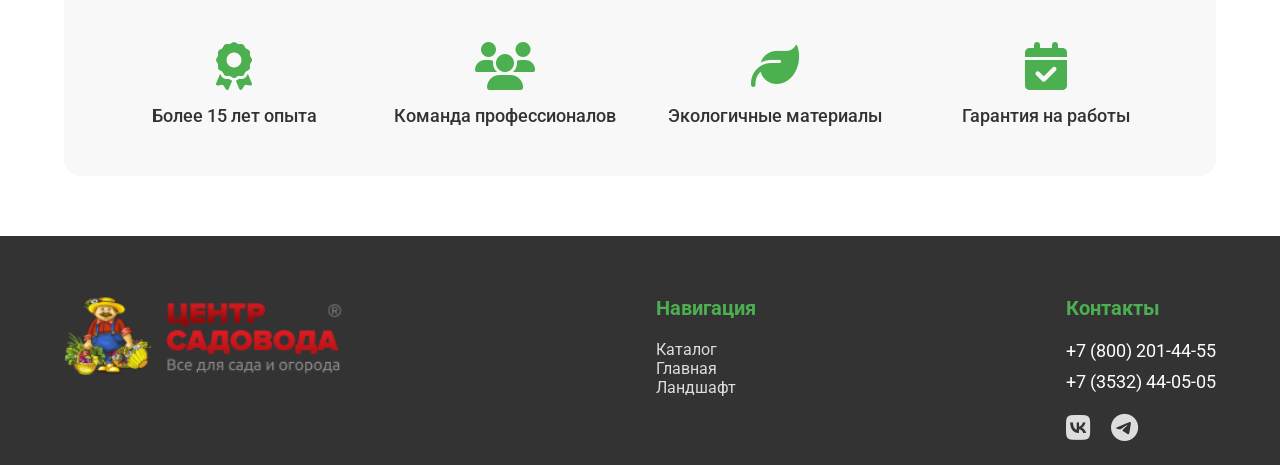
<file: site sad/landscape.html>
<!DOCTYPE html>
<html lang="ru">
<head>
    <meta charset="UTF-8">
    <meta name="viewport" content="width=device-width, initial-scale=1.0">
    <title>Ландшафтный дизайн — Центр Садовода</title>
    <link rel="stylesheet" href="style.css">
    <link rel="stylesheet" href="landscape.css">
    <link href="https://fonts.googleapis.com/css2?family=Roboto:wght@400;500;700&display=swap" rel="stylesheet">
    <link rel="stylesheet" href="https://cdnjs.cloudflare.com/ajax/libs/font-awesome/6.5.0/css/all.min.css">
</head>
<body>
    <header>
        <div class="top-bar">
            <a href="catalog.html" class="catalog-btn">Каталог</a>

            <button class="burger-menu" aria-label="Открыть меню">
                <i class="fas fa-bars"></i>
            </button>

            <div class="logo">
                <img src="gnom.png" alt="Центр Садовода" class="logo-img">
            </div>

            <div class="icons">
                <div class="icon" id="city-trigger">
                    <i class="fas fa-map-marker-alt"></i>
                    <span class="city-name">Оренбург</span>
                </div>

                <a href="#" class="icon" aria-label="Войти или зарегистрироваться">
                    <i class="fas fa-user"></i>
                </a>

                <a href="cart.html" class="icon cart-icon" aria-label="Корзина">
                    <i class="fas fa-shopping-cart"></i>
                </a>

                <div class="icon" id="theme-toggle">
                    <i class="fas fa-moon"></i>
                </div>
            </div>
        </div>

        <div class="divider"></div>

<nav class="main-menu">
    <a href="index.html">Главная</a>
    <a href="landscape.html">Ландшафт</a>
    <a href="catalog.html">Каталог</a>
</nav>

        <div class="divider"></div>
    </header>

    <div class="breadcrumbs">
        <div class="container">
            <a href="index.html">Главная</a>
            <span>></span>
            <span class="current-category">Ландшафтный дизайн</span>
        </div>
    </div>

    <main class="landscape-main">
        <div class="container">
            <h2 class="landscape-title">Ландшафтные услуги</h2>
            <p class="landscape-subtitle">Профессиональное проектирование и реализация садов, парков и приусадебных территорий</p>

            <div class="landscape-grid">
                <div class="landscape-block">
                    <div class="landscape-icon">
                        <i class="fas fa-pencil-ruler"></i>
                    </div>
                    <h3>Проектирование</h3>
                    <ul>
                        <li>3D-визуализация участка</li>
                        <li>Подбор растений и материалов</li>
                        <li>Разработка системы полива и освещения</li>
                        <li>Смета и план реализации</li>
                    </ul>
                    <button class="landscape-btn">Связаться с нами</button>
                </div>
                <div class="landscape-block">
                    <div class="landscape-icon">
                        <i class="fas fa-tree"></i>
                    </div>
                    <h3>Озеленение</h3>
                    <ul>
                        <li>Посадка деревьев и кустарников</li>
                        <li>Устройство газонов и цветников</li>
                        <li>Вертикальное озеленение</li>
                        <li>Уход за растениями</li>
                    </ul>
                    <button class="landscape-btn">Связаться с нами</button>
                </div>

                <div class="landscape-block">
                    <div class="landscape-icon">
                        <i class="fas fa-water"></i>
                    </div>
                    <h3>Водные объекты</h3>
                    <ul>
                        <li>Фонтаны и каскады</li>
                        <li>Искусственные пруды и ручьи</li>
                        <li>Очистка и обслуживание водоёмов</li>
                        <li>Подсветка воды</li>
                    </ul>
                    <button class="landscape-btn">Связаться с нами</button>
                </div>

                <div class="landscape-block">
                    <div class="landscape-icon">
                        <i class="fas fa-hard-hat"></i>
                    </div>
                    <h3>Строительство</h3>
                    <ul>
                        <li>Дорожки и площадки из камня/дерева</li>
                        <li>Подпорные стенки и террасирование</li>
                        <li>Малые архитектурные формы</li>
                        <li>Зоны отдыха (беседки, патио)</li>
                    </ul>
                    <button class="landscape-btn">Связаться с нами</button>
                </div>
            </div>

            <div class="landscape-extra">
                <h3>Почему выбирают нас?</h3>
                <div class="extra-grid">
                    <div class="extra-item">
                        <i class="fas fa-award"></i>
                        <p>Более 15 лет опыта</p>
                    </div>
                    <div class="extra-item">
                        <i class="fas fa-users"></i>
                        <p>Команда профессионалов</p>
                    </div>
                    <div class="extra-item">
                        <i class="fas fa-leaf"></i>
                        <p>Экологичные материалы</p>
                    </div>
                    <div class="extra-item">
                        <i class="fas fa-calendar-check"></i>
                        <p>Гарантия на работы</p>
                    </div>
                </div>
            </div>
        </div>
    </main>

    <footer>
        <div class="container footer-content">
            <div class="footer-logo">
                <img src="gnom.png" alt="Центр Садовода" class="logo-img">
            </div>

            <div class="footer-nav">
                <h4>Навигация</h4>
                <ul>
                    <li><a href="catalog.html">Каталог</a></li>
                    <li><a href="index.html">Главная</a></li>
                    <li><a href="landscape.html">Ландшафт</a></li>
                </ul>
            </div>

            <div class="footer-contact">
                <h4>Контакты</h4>
                <p class="phone">+7 (800) 201-44-55</p>
                <p class="phone">+7 (3532) 44-05-05</p>
                <div class="social-icons">
                    <a href="#" aria-label="VK"><i class="fab fa-vk"></i></a>
                    <a href="#" aria-label="Telegram"><i class="fab fa-telegram-plane"></i></a>
                </div>
            </div>
        </div>
    </footer>

    <button class="scroll-top" id="scroll-top">
        <i class="fas fa-arrow-up"></i>
    </button>

    <div class="modal" id="city-modal">
        <div class="modal-content">
            <span class="close">&times;</span>
            <h3>Выберите город</h3>
            <ul class="city-list">
                <li data-city="Оренбург">Оренбург</li>
                <li data-city="Орск">Орск</li>
                <li data-city="Уфа">Уфа</li>
                <li data-city="Саракташ">Саракташ</li>
                <li data-city="Бузулук">Бузулук</li>
            </ul>
        </div>
    </div>

    <div class="modal profile-modal" id="profile-modal">
        <div class="modal-content profile-content">
            <span class="close profile-close">&times;</span>

            <div class="profile-tabs">
                <button class="tab-btn active" data-tab="login">Вход</button>
                <button class="tab-btn" data-tab="register">Регистрация</button>
            </div>

            <form id="login-form" class="profile-form active">
                <h2>Вход</h2>
                <div class="form-group">
                    <label for="login-email">Email</label>
                    <input type="email" id="login-email" required>
                    <span class="error"></span>
                </div>
                <div class="form-group">
                    <label for="login-password">Пароль</label>
                    <input type="password" id="login-password" required>
                    <span class="error"></span>
                </div>
                <button type="submit" class="submit-btn">Войти</button>
            </form>

            <form id="register-form" class="profile-form">
                <h2>Регистрация</h2>
                <div class="form-group">
                    <label for="reg-name">Имя</label>
                    <input type="text" id="reg-name" required>
                    <span class="error"></span>
                </div>
                <div class="form-group">
                    <label for="reg-email">Email</label>
                    <input type="email" id="reg-email" required>
                    <span class="error"></span>
                </div>
                <div class="form-group">
                    <label for="reg-password">Пароль</label>
                    <input type="password" id="reg-password" required>
                    <span class="error"></span>
                </div>
                <div class="form-group">
                    <label for="reg-password-confirm">Повторите пароль</label>
                    <input type="password" id="reg-password-confirm" required>
                    <span class="error"></span>
                </div>
                <button type="submit" class="submit-btn">Зарегистрироваться</button>
            </form>
        </div>
    </div>

    <script src="script.js"></script>
</body>
</html>
</file>
<file: site sad/style.css>
:root {
    --primary: #4CAF50;
    --primary-dark: #388E3C;
    --text: #333;
    --bg: #fff;
    --border: #eee;
    --shadow: 0 2px 10px rgba(0,0,0,0.1);
    
}

body.dark {
    --primary: #66BB6A;
    --text: #eee;
    --bg: #1e1e1e;
    --border: #333;
    --shadow: 0 2px 10px rgba(0,0,0,0.3);
}

* { margin: 0; padding: 0; box-sizing: border-box; }

body {
    font-family: 'Roboto', sans-serif;
    background: var(--bg);
    color: var(--text);
    transition: background 0.3s, color 0.3s;
}

.container {
    max-width: 1400px;
    margin: 0 auto;
    padding: 0 5%;
}

header {
    background: var(--bg);
    box-shadow: var(--shadow);
    position: sticky;
    top: 0;
    z-index: 1000;
}

.top-bar {
    display: flex;
    justify-content: space-between;
    align-items: center;
    padding: 15px 5%;
    position: relative;
}

.logo {
    position: absolute;
    left: 50%;
    transform: translateX(-50%);
}

.logo-img { height: 60px; }

.catalog-btn {
    background: var(--primary);
    color: white;
    padding: 10px 20px;
    border-radius: 8px;
    font-weight: 500;
    text-decoration: none;
    transition: background 0.3s;
}

.catalog-btn:hover { background: var(--primary-dark); }

.icons {
    display: flex;
    gap: 25px;
    align-items: center;
    font-size: 24px;
}

.icon, .icons a {
    color: var(--text);
    cursor: pointer;
    transition: color 0.3s;
    text-decoration: none;
}

.icon:hover, .icons a:hover {
    color: var(--primary);
}

.city-name { font-size: 16px; margin-left: 8px; }

.divider { height: 1px; background: var(--border); margin: 0 5%; }

.main-menu {
    padding: 15px 0;
    text-align: center;
    background: var(--bg);
}

.main-menu a {
    margin: 0 40px;
    font-size: 18px;
    font-weight: 500;
    color: var(--text);
    text-decoration: none;
    position: relative;
    transition: color 0.3s;
}

.main-menu a:hover, .main-menu a.active {
    color: var(--primary);
}

.main-menu a.active::after {
    content: '';
    position: absolute;
    bottom: -10px;
    left: 0;
    width: 100%;
    height: 3px;
    background: var(--primary);
    border-radius: 2px;
}

.slider {
    width: 100vw;
    position: relative;
    left: 50%;
    right: 50%;
    margin-left: -50vw;
    margin-right: -50vw;
    height: 70vh;
    overflow: hidden;
    margin-bottom: 60px;
}

.slide {
    position: absolute;
    top: 0;
    left: 0;
    width: 100%;
    height: 100%;
    opacity: 0;
    transition: opacity 0.8s ease;
}

.slide.active { opacity: 1; }

.slide-img {
    width: 100%;
    height: 100%;
    object-fit: cover;
    object-position: center;
    display: block;
    transition: transform 0.8s ease-out;
    will-change: transform;
}

.slide-content {
    position: absolute;
    top: 50%;
    left: 50%;
    transform: translate(-50%, -50%);
    text-align: center;
    color: white;
    z-index: 2;
    width: 90%;
    pointer-events: none;
}

.slider-prev, .slider-next {
    position: absolute;
    top: 50%;
    transform: translateY(-50%);
    background: rgba(0,0,0,0.4);
    color: white;
    border: none;
    width: 50px;
    height: 50px;
    border-radius: 50%;
    font-size: 28px;
    cursor: pointer;
    z-index: 10;
    transition: all 0.3s;
}

.slider-prev { left: 20px; }
.slider-next { right: 20px; }

.slider-prev:hover, .slider-next:hover {
    background: var(--primary);
}

@media (max-width: 768px) {
    .slider {
        height: 50vh;
    }
}

.slider-prev, .slider-next {
    position: absolute;
    top: 50%;
    transform: translateY(-50%);
    background: rgba(0,0,0,0.4);
    color: white;
    border: none;
    width: 50px;
    height: 50px;
    border-radius: 50%;
    font-size: 28px;
    cursor: pointer;
    z-index: 10;
    transition: all 0.3s;
}

.slider-prev { left: 20px; }
.slider-next { right: 20px; }

.slider-prev:hover, .slider-next:hover {
    background: var(--primary);
    transform: translateY(-50%) scale(1.1);
}

.slider-dots {
    position: absolute;
    bottom: 30px;
    left: 50%;
    transform: translateX(-50%);
    display: flex;
    gap: 12px;
    z-index: 10;
}

.dot {
    width: 12px;
    height: 12px;
    background: rgba(255,255,255,0.6);
    border-radius: 50%;
    cursor: pointer;
    transition: all 0.3s;
}

.dot.active {
    background: white;
    transform: scale(1.4);
}

.products-section { padding: 60px 0; }

.section-title {
    text-align: center;
    font-size: 32px;
    margin-bottom: 40px;
    color: var(--primary);
}

.products-grid {
    display: grid;
    grid-template-columns: repeat(4, 1fr);
    gap: 30px;
}

.product-card {
    display: flex;
    flex-direction: column;
    height: 520px;
    background: var(--bg);
    border-radius: 12px;
    overflow: hidden;
    box-shadow: var(--shadow);
    text-align: center;
    transition: transform 0.3s, box-shadow 0.3s;
    padding-top: 20px;
}

.product-card:hover {
    transform: translateY(-10px);
    box-shadow: 0 15px 30px rgba(0,0,0,0.2);
}

.product-card img {
    width: 80%;
    height: 300px;
    margin: 0 auto;
    object-fit: contain;
    object-position: center;
    background: #f9f9f9;
    transition: transform 0.3s ease;
}

.product-card:hover img {
    transform: scale(1.05);
}

.product-card h3 {
    padding: 15px 10px 10px;
    font-size: 18px;
    flex-grow: 1;
    display: -webkit-box;
    -webkit-line-clamp: 2;
    -webkit-box-orient: vertical;
    overflow: hidden;
}

.price {
    font-size: 22px;
    font-weight: bold;
    color: var(--primary);
    padding: 10px;
}

.add-to-cart {
    margin-top: auto;
    width: 100%;
    background: var(--primary);
    color: white;
    border: none;
    padding: 15px;
    font-size: 16px;
    cursor: pointer;
    transition: background 0.3s;
    border-radius: 0 0 12px 12px;
}

.add-to-cart:hover { background: var(--primary-dark); }

.about-section {
    background: #f8f8f8;
    padding: 80px 0;
    text-align: center;
}

.dark .about-section { background: #2a2a2a; }

.about-section h2 {
    font-size: 36px;
    margin-bottom: 30px;
    color: var(--primary);
}

.about-section p {
    font-size: 20px;
    max-width: 900px;
    margin: 0 auto;
    line-height: 1.6;
}

footer {
    background: #333;
    color: #ddd;
    padding: 60px 0 20px;
}

.footer-content {
    display: flex;
    justify-content: space-between;
    align-items: flex-start;
    flex-wrap: wrap;
    gap: 40px;
}

.footer-logo .logo-img { height: 80px; }

.footer-nav h4, .footer-contact h4 {
    color: var(--primary);
    margin-bottom: 20px;
    font-size: 20px;
}

.footer-nav ul { list-style: none; }

.footer-nav a {
    color: #ddd;
    text-decoration: none;
    transition: color 0.3s;
}

.footer-nav a:hover { color: var(--primary); }

.footer-contact .phone {
    font-size: 18px;
    margin-bottom: 10px;
    color: white;
}

.social-icons {
    display: flex;
    gap: 20px;
    margin-top: 20px;
}

.social-icons a {
    font-size: 28px;
    color: #ddd;
    transition: color 0.3s;
}

.social-icons a:hover { color: var(--primary); }

.modal {
    display: none;
    position: fixed;
    inset: 0;
    background: rgba(0,0,0,0.6);
    align-items: center;
    justify-content: center;
    z-index: 2000;
}

.modal-content {
    background: var(--bg);
    padding: 30px;
    border-radius: 10px;
    max-width: 400px;
    width: 90%;
    position: relative;
    box-shadow: var(--shadow);
}

.close {
    position: absolute;
    top: 10px;
    right: 15px;
    font-size: 28px;
    cursor: pointer;
}

.city-list li {
    padding: 12px;
    cursor: pointer;
    transition: background 0.3s;
}

.city-list li:hover {
    background: var(--primary);
    color: white;
}

.scroll-top {
    position: fixed;
    bottom: 30px;
    right: 30px;
    background: var(--primary);
    color: white;
    width: 50px;
    height: 50px;
    border-radius: 50%;
    border: none;
    font-size: 24px;
    display: none;
    cursor: pointer;
    box-shadow: var(--shadow);
    z-index: 1000;
}

.burger-menu {
    display: none;
    background: none;
    border: none;
    font-size: 28px;
    color: var(--text);
    cursor: pointer;
    position: absolute;
    left: 20px;
    top: 50%;
    transform: translateY(-50%);
    z-index: 1001;
}

@media (max-width: 768px) {
    .burger-menu { display: block; }

    .catalog-btn { display: none; }

    .main-menu {
        position: absolute;
        top: 100%;
        left: 0;
        width: 100%;
        background: var(--bg);
        box-shadow: var(--shadow);
        max-height: 0;
        opacity: 0;
        overflow: hidden;
        transition: max-height 0.4s ease, opacity 0.4s ease;
        flex-direction: column;
        text-align: center;
        z-index: 999;
        padding: 0;
    }

    .main-menu.open {
        max-height: 500px;
        opacity: 1;
        padding: 20px 0;
    }

    .main-menu a {
        display: block;
        margin: 15px 0;
        font-size: 20px;
    }

    .main-menu::before {
        content: "Каталог";
        display: block;
        background: var(--primary);
        color: white;
        padding: 15px;
        margin: 0 20px 20px;
        border-radius: 8px;
        font-weight: 500;
        font-size: 18px;
    }

    .top-bar { flex-direction: column; gap: 20px; }
    .logo { position: static; transform: none; }
    .products-grid { grid-template-columns: 1fr; }
    .product-card { height: auto; }
    .footer-content { flex-direction: column; align-items: center; text-align: center; }
    .slider { height: 50vh; }
    .slide-img { transition: none; }
}

@media (max-width: 1200px) {
    .products-grid { 
        grid-template-columns: repeat(3, 1fr); 
    }
    .product-card { 
        height: 500px; 
    }
}

@media (max-width: 992px) {
    .products-grid { 
        grid-template-columns: repeat(2, 1fr);
    }
    .product-card { 
        height: 480px; 
    }
}

@media (max-width: 768px) {
    .products-grid { 
        grid-template-columns: 1fr;
        gap: 40px;
    }
    .product-card { 
        height: auto;
        padding: 20px;
    }
    .product-card img {
        width: 90%;
        height: 350px;
    }
}

.catalog-overlay {
    display: none;
    position: fixed;
    top: var(--header-height, 140px);
    left: 0;
    width: 100%;
    height: calc(100vh - var(--header-height, 140px));
    background: rgba(0,0,0,0.85);
    align-items: center;
    justify-content: center;
    z-index: 998;
    transition: opacity 0.4s ease;
    opacity: 0;
}

.catalog-overlay.open {
    display: flex;
    opacity: 1;
}

.catalog-overlay-content {
    background: var(--bg);
    padding: 40px;
    border-radius: 12px;
    width: 90%;
    max-width: 600px;
    text-align: center;
    box-shadow: 0 10px 40px rgba(0,0,0,0.3);
}

.catalog-overlay-header {
    display: flex;
    justify-content: space-between;
    align-items: center;
    margin-bottom: 40px;
    padding-bottom: 20px;
    border-bottom: 1px solid var(--border);
}

.catalog-overlay-header h3 {
    font-size: 32px;
    color: var(--primary);
}

.catalog-close-overlay {
    font-size: 36px;
    cursor: pointer;
    color: var(--text);
    transition: color 0.3s;
}

.catalog-close-overlay:hover {
    color: var(--primary);
}

.catalog-overlay-items {
    display: flex;
    flex-direction: column;
    gap: 30px;
}

.catalog-overlay-item {
    display: flex;
    flex-direction: column;
    align-items: center;
    padding: 40px;
    background: #f8f8f8;
    border-radius: 16px;
    text-decoration: none;
    color: var(--text);
    font-size: 28px;
    font-weight: 500;
    transition: all 0.3s;
    box-shadow: 0 6px 15px rgba(0,0,0,0.1);
}

.dark .catalog-overlay-item {
    background: #2a2a2a;
}

.catalog-overlay-item:hover {
    background: var(--primary);
    color: white;
    transform: scale(1.05);
}

.catalog-overlay-item i {
    font-size: 80px;
    margin-bottom: 20px;
    color: var(--primary);
}

.catalog-overlay-item:hover i {
    color: white;
}

@media (max-width: 768px) {
    .catalog-overlay {
        top: var(--header-height, 180px);
    }

    .catalog-overlay-content {
        padding: 30px 20px;
        width: 95%;
    }

    .catalog-overlay-item {
        padding: 30px;
        font-size: 24px;
    }

    .catalog-overlay-item i {
        font-size: 60px;
    }
}

.profile-modal {
    display: none;
    position: fixed;
    inset: 0;
    background: rgba(0,0,0,0.8);
    align-items: center;
    justify-content: center;
    z-index: 2000;
}

.profile-content {
    background: var(--bg);
    padding: 40px;
    border-radius: 16px;
    width: 90%;
    max-width: 480px;
    position: relative;
    box-shadow: 0 10px 40px rgba(0,0,0,0.3);
}

.profile-close {
    position: absolute;
    top: 15px;
    right: 20px;
    font-size: 36px;
    cursor: pointer;
    color: var(--text);
}

.profile-close:hover { color: var(--primary); }

.profile-tabs {
    display: flex;
    margin-bottom: 30px;
    border-bottom: 1px solid var(--border);
}

.tab-btn {
    flex: 1;
    background: none;
    border: none;
    padding: 12px;
    font-size: 18px;
    cursor: pointer;
    transition: all 0.3s;
}

.tab-btn.active {
    color: var(--primary);
    border-bottom: 3px solid var(--primary);
}

.profile-form {
    display: none;
}

.profile-form.active {
    display: block;
}

.form-group {
    margin-bottom: 20px;
    text-align: left;
}

.form-group label {
    display: block;
    margin-bottom: 8px;
    font-weight: 500;
}

.form-group input {
    width: 100%;
    padding: 12px;
    border: 1px solid var(--border);
    border-radius: 8px;
    font-size: 16px;
}

.submit-btn {
    width: 100%;
    background: var(--primary);
    color: white;
    border: none;
    padding: 14px;
    border-radius: 8px;
    font-size: 18px;
    cursor: pointer;
    margin-top: 10px;
}

.submit-btn:hover {
    background: var(--primary-dark);
}

.switch-tab {
    margin-top: 20px;
    font-size: 16px;
    text-align: center;
}

.switch-tab span {
    color: var(--primary);
    cursor: pointer;
    text-decoration: underline;
}

.error {
    color: red;
    font-size: 14px;
    display: block;
    margin-top: 5px;
}

/* ============================================================
   ДОРАБОТКИ: кнопки, доступность, адаптив
   ============================================================ */

/* ---------- Общее ---------- */
html { scroll-behavior: smooth; }
img { max-width: 100%; }

:focus-visible {
    outline: 3px solid var(--primary);
    outline-offset: 2px;
}

button { font-family: inherit; }

/* Единая анимация нажатия для всех кнопок */
.catalog-btn, .add-to-cart, .submit-btn, .order-btn, .landscape-btn,
.quantity-btn, .back-to-catalog, .tab-btn, .catalog-left-btn {
    -webkit-tap-highlight-color: transparent;
    user-select: none;
}

.catalog-btn:active, .add-to-cart:active, .submit-btn:active,
.order-btn:active, .landscape-btn:active, .quantity-btn:active,
.back-to-catalog:active {
    transform: scale(0.96);
}

button:disabled {
    opacity: 0.55;
    cursor: not-allowed;
    transform: none !important;
}

/* ---------- Кнопки ---------- */
.catalog-btn {
    display: inline-flex;
    align-items: center;
    justify-content: center;
    min-height: 44px;
    box-shadow: 0 4px 10px rgba(76, 175, 80, 0.35);
    transition: background 0.3s, transform 0.15s, box-shadow 0.3s;
}

.catalog-btn:hover { box-shadow: 0 6px 14px rgba(76, 175, 80, 0.45); }

.add-to-cart {
    min-height: 52px;
    font-weight: 500;
    letter-spacing: 0.3px;
    transition: background 0.3s, transform 0.15s;
}

.add-to-cart.added { background: #2e7d32; }

.submit-btn {
    min-height: 48px;
    font-weight: 500;
    transition: background 0.3s, transform 0.15s;
}

/* Иконки в шапке: большая область нажатия */
.icons .icon, .icons a {
    display: inline-flex;
    align-items: center;
    justify-content: center;
    min-width: 44px;
    min-height: 44px;
    border-radius: 50%;
}

.icons .icon:active, .icons a:active { transform: scale(0.92); }
#city-trigger { border-radius: 22px; padding: 0 6px; }

/* Бейдж корзины */
.cart-icon { position: relative; }

.cart-count {
    position: absolute;
    top: 2px;
    right: 0;
    min-width: 20px;
    height: 20px;
    padding: 0 5px;
    border-radius: 10px;
    background: #e53935;
    color: #fff;
    font-size: 12px;
    font-weight: 700;
    line-height: 20px;
    text-align: center;
    display: none;
}

.cart-count.visible { display: block; }

/* Кнопка «наверх» */
.scroll-top {
    align-items: center;
    justify-content: center;
    transition: background 0.3s, transform 0.2s;
}

.scroll-top:hover { background: var(--primary-dark); transform: translateY(-3px); }

/* Стрелки слайдера и точки */
.slider-prev, .slider-next {
    display: flex;
    align-items: center;
    justify-content: center;
}

.dot { position: relative; }
.dot::after { content: ''; position: absolute; inset: -10px; }

/* Бургер */
.burger-menu {
    width: 44px;
    height: 44px;
    border-radius: 8px;
    transition: background 0.3s, color 0.3s;
}

.burger-menu:hover { color: var(--primary); }

/* ---------- Формы ---------- */
input, textarea {
    font-family: inherit;
    font-size: 16px; /* меньше 16px iOS увеличивает страницу при фокусе */
    background: var(--bg);
    color: var(--text);
}

.form-group input, .form-group textarea {
    width: 100%;
    padding: 12px;
    border: 1px solid var(--border);
    border-radius: 8px;
    transition: border-color 0.3s, box-shadow 0.3s;
}

.dark .form-group input, .dark .form-group textarea { border-color: #555; }

.form-group input:focus, .form-group textarea:focus {
    outline: none;
    border-color: var(--primary);
    box-shadow: 0 0 0 3px rgba(76, 175, 80, 0.25);
}

.form-group input.invalid { border-color: #e53935; }
.form-group textarea { resize: vertical; }

.tab-btn { color: var(--text); min-height: 44px; }

/* ---------- Модальные окна ---------- */
.modal-content { max-height: 90vh; overflow-y: auto; }

.close {
    width: 40px;
    height: 40px;
    top: 6px;
    right: 8px;
    display: flex;
    align-items: center;
    justify-content: center;
    border-radius: 50%;
    transition: background 0.3s, color 0.3s;
}

.profile-close { top: 8px; right: 10px; }
.close:hover { color: var(--primary); }

.city-list { list-style: none; margin-top: 15px; }
.city-list li { border-radius: 8px; }

/* ---------- Уведомления ---------- */
#toast-box {
    position: fixed;
    top: 20px;
    right: 20px;
    z-index: 3000;
    display: flex;
    flex-direction: column;
    gap: 10px;
    pointer-events: none;
}

.toast {
    background: #323232;
    color: #fff;
    padding: 14px 20px;
    border-radius: 10px;
    border-left: 5px solid var(--primary);
    box-shadow: 0 6px 20px rgba(0, 0, 0, 0.3);
    max-width: 340px;
    font-size: 15px;
    opacity: 0;
    transform: translateX(30px);
    transition: opacity 0.3s, transform 0.3s;
}

.toast.show { opacity: 1; transform: translateX(0); }
.toast-error { border-left-color: #e53935; }

/* ---------- Карточки товаров ---------- */
.product-card h3 { overflow-wrap: anywhere; }

/* ---------- Планшеты ---------- */
@media (max-width: 992px) {
    .main-menu a { margin: 0 24px; }
    .section-title { font-size: 28px; }
    .products-section { padding: 40px 0; }
    .about-section { padding: 50px 0; }
    .about-section h2 { font-size: 30px; }
    .about-section p { font-size: 18px; }
}

/* ---------- Телефоны ---------- */
@media (max-width: 768px) {
    /* Шапка в один ряд: бургер | логотип | иконки */
    .top-bar {
        flex-direction: row;
        flex-wrap: nowrap;
        gap: 8px;
        padding: 10px 4%;
    }

    .burger-menu {
        position: static;
        transform: none;
        flex-shrink: 0;
    }

    .logo { position: static; transform: none; margin: 0 auto; }
    .logo-img { height: 44px; }

    .icons { gap: 4px; font-size: 20px; flex-shrink: 0; }
    .city-name { font-size: 14px; margin-left: 5px; }

    .main-menu.open { padding: 16px 0; }
    .main-menu::before { cursor: pointer; }

    .slider { margin-bottom: 30px; }
    .slider-prev, .slider-next { width: 40px; height: 40px; font-size: 20px; }
    .slider-prev { left: 10px; }
    .slider-next { right: 10px; }
    .slider-dots { bottom: 16px; }

    .product-card { padding-top: 20px; }
    .product-card img { height: 280px; }
    .add-to-cart { border-radius: 8px; margin: 0 auto; width: 90%; margin-bottom: 20px; }

    .footer-content { gap: 30px; }
    .footer-nav ul { padding: 0; }
    .footer-nav li { margin-bottom: 8px; }
    .social-icons { justify-content: center; }

    .scroll-top { bottom: 16px; right: 16px; width: 46px; height: 46px; }

    #toast-box { left: 16px; right: 16px; top: 12px; }
    .toast { max-width: none; }

    .modal-content, .profile-content { padding: 24px 20px; }
}

/* ---------- Маленькие телефоны ---------- */
@media (max-width: 480px) {
    .city-name { display: none; }
    #city-trigger { padding: 0; }
    .logo-img { height: 38px; }

    .section-title { font-size: 24px; margin-bottom: 24px; }
    .product-card img { height: 240px; }
    .product-card h3 { font-size: 17px; }
    .price { font-size: 20px; }

    .about-section h2 { font-size: 26px; }
    .about-section p { font-size: 16px; }
}

/* ---------- Подсказка для устройств без hover ---------- */
@media (hover: none) {
    .product-card:hover { transform: none; box-shadow: var(--shadow); }
    .product-card:hover img { transform: none; }
}

/* ---------- Пользователи, которым вредна анимация ---------- */
@media (prefers-reduced-motion: reduce) {
    *, *::before, *::after {
        animation-duration: 0.01ms !important;
        transition-duration: 0.01ms !important;
        scroll-behavior: auto !important;
    }
}
</file>
<file: site sad/cart.css>
.cart-main {
    min-height: calc(100vh - var(--header-height, 140px) - 200px);
    display: flex;
    align-items: center;
    justify-content: center;
    background: var(--bg);
}

.cart-container {
    text-align: center;
    width: 100%;
    max-width: 1000px;
}

.cart-title {
    font-size: 48px;
    margin-bottom: 40px;
    color: var(--primary);
}

.cart-items {
    display: flex;
    flex-direction: column;
    gap: 30px;
}

.cart-item {
    display: flex;
    align-items: center;
    padding: 20px;
    background: #f8f8f8;
    border-radius: 12px;
    box-shadow: var(--shadow);
}

.dark .cart-item {
    background: #2a2a2a;
}

.cart-item img {
    width: 150px;
    height: 150px;
    object-fit: cover;
    margin-right: 30px;
    border-radius: 8px;
}

.cart-item-info {
    flex-grow: 1;
    text-align: left;
}

.cart-item-title {
    font-size: 24px;
    margin-bottom: 10px;
}

.cart-item-price {
    font-size: 20px;
    color: var(--primary);
    margin-bottom: 10px;
}

.cart-item-quantity {
    display: flex;
    align-items: center;
    gap: 10px;
}

.quantity-btn {
    background: var(--primary);
    color: white;
    border: none;
    padding: 5px 10px;
    border-radius: 5px;
    cursor: pointer;
}

.quantity-num {
    font-size: 20px;
}

.cart-item-remove {
    background: none;
    border: none;
    font-size: 24px;
    color: red;
    cursor: pointer;
}

.cart-total {
    margin-top: 40px;
    font-size: 28px;
    font-weight: 700;
    display: flex;
    justify-content: space-between;
    padding: 20px 0;
    border-top: 1px solid var(--border);
}

.order-btn {
    margin-top: 20px;
    background: var(--primary);
    color: white;
    border: none;
    padding: 15px 40px;
    border-radius: 8px;
    font-size: 24px;
    cursor: pointer;
    transition: background 0.3s;
}

.order-btn:hover {
    background: var(--primary-dark);
}

.cart-empty {
    font-size: 24px;
    color: #999;
    margin-top: 20px;
}

@media (max-width: 768px) {
    .cart-item {
        flex-direction: column;
        text-align: center;
    }

    .cart-item img {
        margin-right: 0;
        margin-bottom: 20px;
    }

    .cart-total {
        flex-direction: column;
        gap: 10px;
    }

    .order-btn {
        width: 100%;
        font-size: 20px;
    }
}

.profile-modal {
    display: none;
    position: fixed;
    inset: 0;
    background: rgba(0,0,0,0.8);
    align-items: center;
    justify-content: center;
    z-index: 2000;
}

.profile-content {
    background: var(--bg);
    padding: 40px;
    border-radius: 16px;
    width: 90%;
    max-width: 500px;
    position: relative;
}

.profile-close {
    position: absolute;
    top: 15px;
    right: 20px;
    font-size: 36px;
    cursor: pointer;
}

.profile-tabs {
    display: flex;
    margin-bottom: 30px;
}

.tab-btn {
    flex: 1;
    padding: 12px;
    background: none;
    border: none;
    font-size: 18px;
    cursor: pointer;
}

.tab-btn.active {
    color: var(--primary);
    border-bottom: 3px solid var(--primary);
}

.profile-form {
    display: none;
}

.profile-form.active {
    display: block;
}

.form-group {
    margin-bottom: 20px;
    text-align: left;
}

.form-group label {
    display: block;
    margin-bottom: 8px;
}

.form-group input {
    width: 100%;
    padding: 12px;
    border: 1px solid var(--border);
    border-radius: 8px;
}

.submit-btn {
    width: 100%;
    background: var(--primary);
    color: white;
    padding: 14px;
    border: none;
    border-radius: 8px;
    font-size: 18px;
    cursor: pointer;
}

.error {
    color: red;
    font-size: 14px;
    margin-top: 5px;
}
#order-modal .modal-content {
    max-width: 500px;
}

#order-modal textarea {
    width: 100%;
    padding: 10px;
    border: 1px solid var(--border);
    border-radius: 8px;
    resize: vertical;
    font-family: inherit;
}

#order-modal .form-group {
    margin-bottom: 20px;
}

#order-modal label {
    display: block;
    margin-bottom: 8px;
    font-weight: 500;
}

#order-modal input {
    width: 100%;
    padding: 12px;
    border: 1px solid var(--border);
    border-radius: 8px;
}

/* ============================================================
   ДОРАБОТКИ: корзина
   ============================================================ */
.cart-main { align-items: flex-start; padding: 40px 0 60px; }

.cart-item-info { min-width: 0; }

.quantity-btn {
    width: 40px;
    height: 40px;
    padding: 0;
    font-size: 22px;
    line-height: 1;
    display: inline-flex;
    align-items: center;
    justify-content: center;
    transition: background 0.3s, transform 0.15s;
}

.quantity-btn:hover { background: var(--primary-dark); }

.quantity-num { min-width: 30px; text-align: center; }

.cart-item-remove {
    width: 48px;
    height: 48px;
    border-radius: 50%;
    flex-shrink: 0;
    transition: background 0.3s, transform 0.15s;
}

.cart-item-remove:hover { background: rgba(255, 0, 0, 0.1); }
.cart-item-remove:active { transform: scale(0.9); }

.order-btn { min-width: 260px; font-weight: 500; }
.order-btn:active { transform: scale(0.97); }

.back-to-catalog {
    display: inline-block;
    margin-top: 20px;
    background: var(--primary);
    color: #fff;
    text-decoration: none;
    padding: 14px 32px;
    border-radius: 8px;
    font-size: 18px;
    font-weight: 500;
    transition: background 0.3s, transform 0.15s;
}

.back-to-catalog:hover { background: var(--primary-dark); }

.cart-item-title { overflow-wrap: anywhere; }

#order-modal .modal-content { max-width: 500px; }
#order-modal h3 { margin-bottom: 20px; font-size: 24px; }
#order-modal .submit-btn { margin-top: 10px; }

@media (max-width: 768px) {
    .cart-title { font-size: 34px; margin-bottom: 24px; }
    .cart-items { gap: 20px; }
    .cart-item { position: relative; padding: 16px; }
    .cart-item img { width: 100%; height: 220px; }
    .cart-item-info { text-align: center; width: 100%; }
    .cart-item-title { font-size: 20px; }
    .cart-item-quantity { justify-content: center; }
    .cart-item-remove { position: absolute; top: 10px; right: 10px; background: rgba(255,255,255,0.9); }
    .cart-total { font-size: 22px; margin-top: 24px; align-items: center; }
    .order-btn { width: 100%; min-width: 0; }
}

@media (max-width: 480px) {
    .cart-title { font-size: 28px; }
    .cart-item img { height: 180px; }
}
</file>
<file: site sad/catalog.css>
.breadcrumbs {
    background: #f8f8f8;
    padding: 15px 0;
    border-bottom: 1px solid var(--border);
}

.dark .breadcrumbs {
    background: #2a2a2a;
}

.breadcrumbs .container {
    display: flex;
    align-items: center;
    gap: 10px;
    font-size: 18px;
}

.breadcrumbs a {
    color: var(--text);
    text-decoration: none;
    transition: color 0.3s;
}

.breadcrumbs a:hover {
    color: var(--primary);
}

.breadcrumbs span {
    color: #999;
}

.current-category {
    color: var(--primary);
    font-weight: 500;
}

.catalog-layout {
    background: var(--bg);
}

.catalog-container {
    display: flex;
    gap: 60px;
    padding: 40px 0;
}

.catalog-left-menu {
    width: 300px;
    flex-shrink: 0;
}

.catalog-left-btn {
    display: block;
    width: 100%;
    background: none;
    border: none;
    text-align: left;
    font-size: 36px;
    font-weight: 700;
    color: var(--text);
    padding: 25px 0;
    cursor: pointer;
    transition: color 0.3s;
}

.catalog-left-btn:hover, .catalog-left-btn.active {
    color: var(--primary);
}

.catalog-products {
    flex-grow: 1;
}

.category-block {
    display: none;
}

.category-block.active {
    display: block;
}

.category-title {
    font-size: 40px;
    margin-bottom: 40px;
    color: var(--primary);
}

.products-grid {
    display: grid;
    grid-template-columns: repeat(auto-fit, minmax(300px, 1fr));
    gap: 40px;
}

@media (max-width: 992px) {
    .catalog-container {
        flex-direction: column;
        gap: 40px;
    }

    .catalog-left-menu {
        width: 100%;
        display: flex;
        justify-content: center;
        gap: 60px;
    }

    .catalog-left-btn {
        font-size: 32px;
        padding: 15px 0;
        text-align: center;
    }
}

@media (max-width: 768px) {
    .breadcrumbs .container {
        font-size: 16px;
    }

    .catalog-container {
        padding: 20px 0;
    }

    .catalog-left-menu {
        flex-direction: column;
        gap: 30px;
        align-items: center;
    }

    .catalog-left-btn {
        font-size: 28px;
        text-align: center;
    }

    .category-title {
        font-size: 32px;
        margin-bottom: 30px;
    }

    .products-grid {
        grid-template-columns: 1fr;
    }
}

.profile-modal {
    display: none;
    position: fixed;
    inset: 0;
    background: rgba(0,0,0,0.8);
    align-items: center;
    justify-content: center;
    z-index: 2000;
}

.profile-content {
    background: var(--bg);
    padding: 40px;
    border-radius: 16px;
    width: 90%;
    max-width: 500px;
    position: relative;
}

.profile-close {
    position: absolute;
    top: 15px;
    right: 20px;
    font-size: 36px;
    cursor: pointer;
}

.profile-tabs {
    display: flex;
    margin-bottom: 30px;
}

.tab-btn {
    flex: 1;
    padding: 12px;
    background: none;
    border: none;
    font-size: 18px;
    cursor: pointer;
}

.tab-btn.active {
    color: var(--primary);
    border-bottom: 3px solid var(--primary);
}

.profile-form {
    display: none;
}

.profile-form.active {
    display: block;
}

.form-group {
    margin-bottom: 20px;
    text-align: left;
}

.form-group label {
    display: block;
    margin-bottom: 8px;
}

.form-group input {
    width: 100%;
    padding: 12px;
    border: 1px solid var(--border);
    border-radius: 8px;
}

.submit-btn {
    width: 100%;
    background: var(--primary);
    color: white;
    padding: 14px;
    border: none;
    border-radius: 8px;
    font-size: 18px;
    cursor: pointer;
}

.error {
    color: red;
    font-size: 14px;
    margin-top: 5px;
}

/* ============================================================
   ДОРАБОТКИ: каталог
   ============================================================ */
.catalog-left-btn { border-radius: 8px; padding-left: 4px; }
.catalog-left-btn:active { transform: scale(0.97); }

.breadcrumbs .container { flex-wrap: wrap; }

@media (max-width: 992px) {
    /* Категории — аккуратные кнопки-«таблетки» в ряд */
    .catalog-left-menu {
        flex-wrap: wrap;
        justify-content: center;
        gap: 12px;
    }

    .catalog-left-btn {
        width: auto;
        font-size: 20px;
        font-weight: 500;
        padding: 12px 24px;
        border: 2px solid var(--primary);
        border-radius: 50px;
        color: var(--primary);
    }

    .catalog-left-btn:hover, .catalog-left-btn.active {
        background: var(--primary);
        color: #fff;
    }
}

@media (max-width: 768px) {
    .catalog-left-menu { flex-direction: row; gap: 10px; align-items: stretch; }
    .catalog-left-btn { font-size: 17px; padding: 10px 18px; }
    .category-title { font-size: 28px; }
}

@media (min-width: 769px) and (max-width: 992px) {
    .products-grid { grid-template-columns: repeat(2, 1fr); }
}
</file>
<file: site sad/landscape.css>
.breadcrumbs {
    background: #f8f8f8;
    padding: 15px 0;
    border-bottom: 1px solid var(--border);
}

.dark .breadcrumbs {
    background: #2a2a2a;
}

.breadcrumbs .container {
    display: flex;
    align-items: center;
    gap: 10px;
    font-size: 18px;
}

.breadcrumbs a {
    color: var(--text);
    text-decoration: none;
    transition: color 0.3s;
}

.breadcrumbs a:hover {
    color: var(--primary);
}

.breadcrumbs span {
    color: #999;
}

.current-category {
    color: var(--primary);
    font-weight: 500;
}

.landscape-main {
    padding: 60px 0;
    background: var(--bg);
}

.landscape-title {
    text-align: center;
    font-size: 48px;
    margin-bottom: 20px;
    color: var(--primary);
}

.landscape-subtitle {
    text-align: center;
    font-size: 20px;
    max-width: 800px;
    margin: 0 auto 60px;
    color: #666;
}

.dark .landscape-subtitle {
    color: #ccc;
}

.landscape-grid {
    display: grid;
    grid-template-columns: repeat(2, 1fr);
    gap: 40px;
    margin-bottom: 80px;
}

.landscape-block {
    background: white;
    border-radius: 16px;
    padding: 40px;
    box-shadow: 0 10px 30px rgba(0,0,0,0.08);
    text-align: center;
    transition: transform 0.3s, box-shadow 0.3s;
    display: flex;
    flex-direction: column;
    align-items: center;
}

.dark .landscape-block {
    background: #2a2a2a;
    box-shadow: 0 10px 30px rgba(0,0,0,0.3);
}

.landscape-block:hover {
    transform: translateY(-10px);
    box-shadow: 0 15px 40px rgba(0,0,0,0.15);
}

.landscape-icon {
    font-size: 60px;
    color: var(--primary);
    margin-bottom: 25px;
}

.landscape-block h3 {
    font-size: 28px;
    margin-bottom: 25px;
    color: var(--text);
}

.landscape-block ul {
    list-style: none;
    text-align: left;
    margin-bottom: 30px;
    flex-grow: 1;
    width: 100%;
}

.landscape-block li {
    padding: 10px 0;
    border-bottom: 1px dashed #eee;
    font-size: 18px;
    position: relative;
    padding-left: 25px;
}

.dark .landscape-block li {
    border-bottom: 1px dashed #444;
}

.landscape-block li:before {
    content: "✓";
    position: absolute;
    left: 0;
    color: var(--primary);
    font-weight: bold;
}

.landscape-btn {
    background: var(--primary);
    color: white;
    border: none;
    padding: 15px 40px;
    border-radius: 50px;
    font-size: 18px;
    font-weight: 500;
    cursor: pointer;
    transition: background 0.3s, transform 0.3s;
    margin-top: auto;
}

.landscape-btn:hover {
    background: var(--primary-dark);
    transform: scale(1.05);
}

.landscape-extra {
    background: #f8f8f8;
    border-radius: 16px;
    padding: 50px;
    text-align: center;
}

.dark .landscape-extra {
    background: #2a2a2a;
}

.landscape-extra h3 {
    font-size: 36px;
    margin-bottom: 40px;
    color: var(--primary);
}

.extra-grid {
    display: grid;
    grid-template-columns: repeat(4, 1fr);
    gap: 30px;
}

.extra-item {
    display: flex;
    flex-direction: column;
    align-items: center;
    gap: 15px;
}

.extra-item i {
    font-size: 48px;
    color: var(--primary);
}

.extra-item p {
    font-size: 18px;
    font-weight: 500;
}

@media (max-width: 992px) {
    .landscape-grid {
        grid-template-columns: 1fr;
        gap: 30px;
    }

    .extra-grid {
        grid-template-columns: repeat(2, 1fr);
    }
}

@media (max-width: 768px) {
    .landscape-title {
        font-size: 36px;
    }

    .landscape-subtitle {
        font-size: 18px;
        margin-bottom: 40px;
    }

    .landscape-block {
        padding: 30px;
    }

    .landscape-block h3 {
        font-size: 24px;
    }

    .landscape-block li {
        font-size: 16px;
    }

    .landscape-btn {
        padding: 12px 30px;
        font-size: 16px;
    }

    .landscape-extra {
        padding: 30px;
    }

    .extra-grid {
        grid-template-columns: 1fr;
        gap: 25px;
    }

    .extra-item i {
        font-size: 40px;
    }
}

/* ============================================================
   ДОРАБОТКИ: ландшафт
   ============================================================ */
.breadcrumbs .container { flex-wrap: wrap; }
.landscape-btn:active { transform: scale(0.96); }

@media (max-width: 480px) {
    .landscape-main { padding: 40px 0; }
    .landscape-title { font-size: 30px; }
    .landscape-btn { width: 100%; }
    .landscape-block { padding: 24px 18px; }
    .landscape-extra h3 { font-size: 26px; margin-bottom: 24px; }
}
</file>
